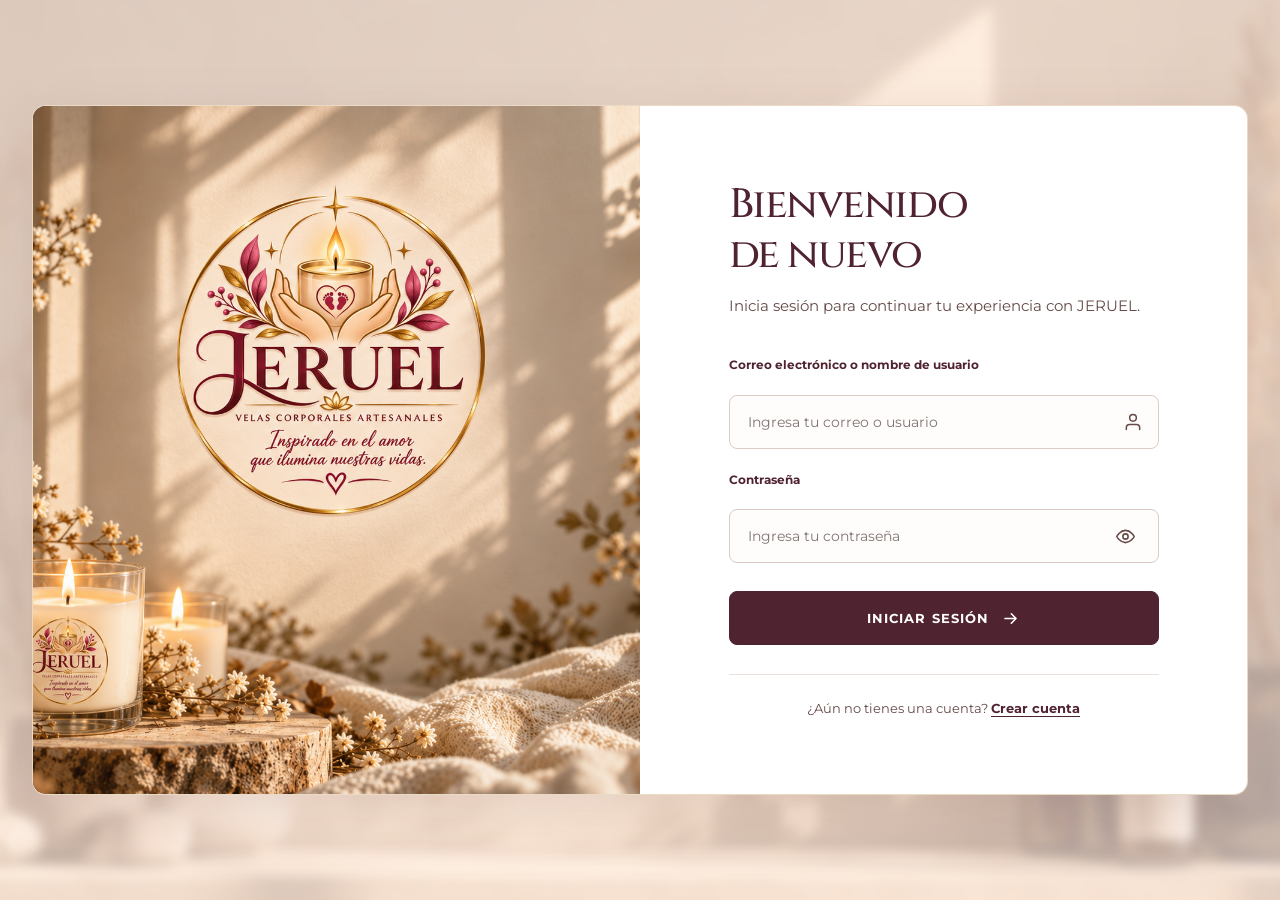
<file: index.html>
<!DOCTYPE html>
<html lang="es">
<head>
  <meta charset="UTF-8">
  <meta name="viewport" content="width=device-width, initial-scale=1">
  <meta name="theme-color" content="#441E1E">
  <meta name="description" content="Inicia sesión en JERUEL, velas corporales artesanales para momentos de bienestar.">
  <title>Iniciar sesión | JERUEL</title>
  <link rel="stylesheet" href="css/identidad.css">
  <link rel="stylesheet" href="css/indexStyle.css">
  <link rel="icon" href="img/favicon.png" type="image/png">
  <script src="js/interfaz.js" defer></script>
</head>
<body>
  <main class="contenedor-inicio-sesion">
    <section class="seccion-marca" aria-label="Conoce JERUEL">
      <figure class="contenedor-logo-emblema">
        <img src="img/indexBackground.png"
             alt="Emblema de JERUEL sobre las velas de chocolate, frutos rojos y maracuyá"
             loading="eager" fetchpriority="high">
      </figure>
    </section>

    <section class="seccion-formulario" aria-labelledby="titulo-acceso">
      <header class="encabezado-formulario">
        <img class="marca-movil" src="img/logo.png" width="108" height="105" alt="JERUEL, velas corporales artesanales">
        <h1 id="titulo-acceso">Bienvenido de nuevo</h1>
        <p class="instruccion-formulario">Inicia sesión para continuar tu experiencia con JERUEL.</p>
      </header>

      <!-- Flujo de demostración: valida campos en el navegador, no autentica contra un servidor. -->
      <form class="formulario-acceso" id="formulario-acceso" action="homeScreen.html" method="get">
        <fieldset class="grupo-campo" aria-label="Identificación">
          <label for="identificador-usuario">Correo electrónico o nombre de usuario</label>
          <p class="contenedor-input-icono">
            <input id="identificador-usuario" type="text"
                   placeholder="Ingresa tu correo o usuario" autocomplete="username"
                   autocapitalize="none" spellcheck="false" required minlength="3">
            <svg class="icono-campo" width="20" height="20" viewBox="0 0 24 24" fill="none" stroke="currentColor" stroke-width="1.8" stroke-linecap="round" stroke-linejoin="round" aria-hidden="true">
              <path d="M20 21v-2a4 4 0 0 0-4-4H8a4 4 0 0 0-4 4v2"/><circle cx="12" cy="7" r="4"/>
            </svg>
          </p>
        </fieldset>

        <fieldset class="grupo-campo" aria-label="Contraseña">
            <label for="clave-acceso">Contraseña</label>
          <p class="contenedor-input-icono">
            <input id="clave-acceso" type="password"
                   placeholder="Ingresa tu contraseña" autocomplete="current-password" required>
            <button type="button" class="boton-mostrar-contrasena" id="alternar-clave"
                    aria-label="Mostrar contraseña" aria-pressed="false" aria-controls="clave-acceso">
              <svg width="21" height="21" viewBox="0 0 24 24" fill="none" stroke="currentColor" stroke-width="1.8" stroke-linecap="round" stroke-linejoin="round" aria-hidden="true">
                <path d="M2 12s3.6-7 10-7 10 7 10 7-3.6 7-10 7S2 12 2 12Z"/><circle cx="12" cy="12" r="3"/>
              </svg>
            </button>
          </p>
        </fieldset>

        <button type="submit" class="boton-iniciar-sesion">
          INICIAR SESIÓN
          <svg width="19" height="19" viewBox="0 0 24 24" fill="none" stroke="currentColor" stroke-width="2" stroke-linecap="round" stroke-linejoin="round" aria-hidden="true"><path d="M5 12h14m-6-6 6 6-6 6"/></svg>
        </button>
      </form>

      <footer class="pie-formulario" data-revelar>
        <p>¿Aún no tienes una cuenta? <a href="registro.html" class="enlace-registro">Crear cuenta</a></p>
      </footer>
    </section>
  </main>

  <script>
    const campoClave = document.getElementById('clave-acceso');
    const botonClave = document.getElementById('alternar-clave');
    botonClave.addEventListener('click', () => {
      const visible = campoClave.type === 'password';
      campoClave.type = visible ? 'text' : 'password';
      botonClave.setAttribute('aria-pressed', String(visible));
      botonClave.setAttribute('aria-label', visible ? 'Ocultar contraseña' : 'Mostrar contraseña');
    });

    document.getElementById('formulario-acceso').addEventListener('submit', (evento) => {
      evento.preventDefault();
      if (!evento.currentTarget.reportValidity()) return;
      // Navegación de prototipo: nunca incluir credenciales en la URL.
      try { sessionStorage.setItem('jeruel_sesion_demo', 'activa'); } catch { /* La tienda puede abrirse sin almacenamiento. */ }
      window.location.assign('homeScreen.html');
    });
  </script>
</body>
</html>
</file>
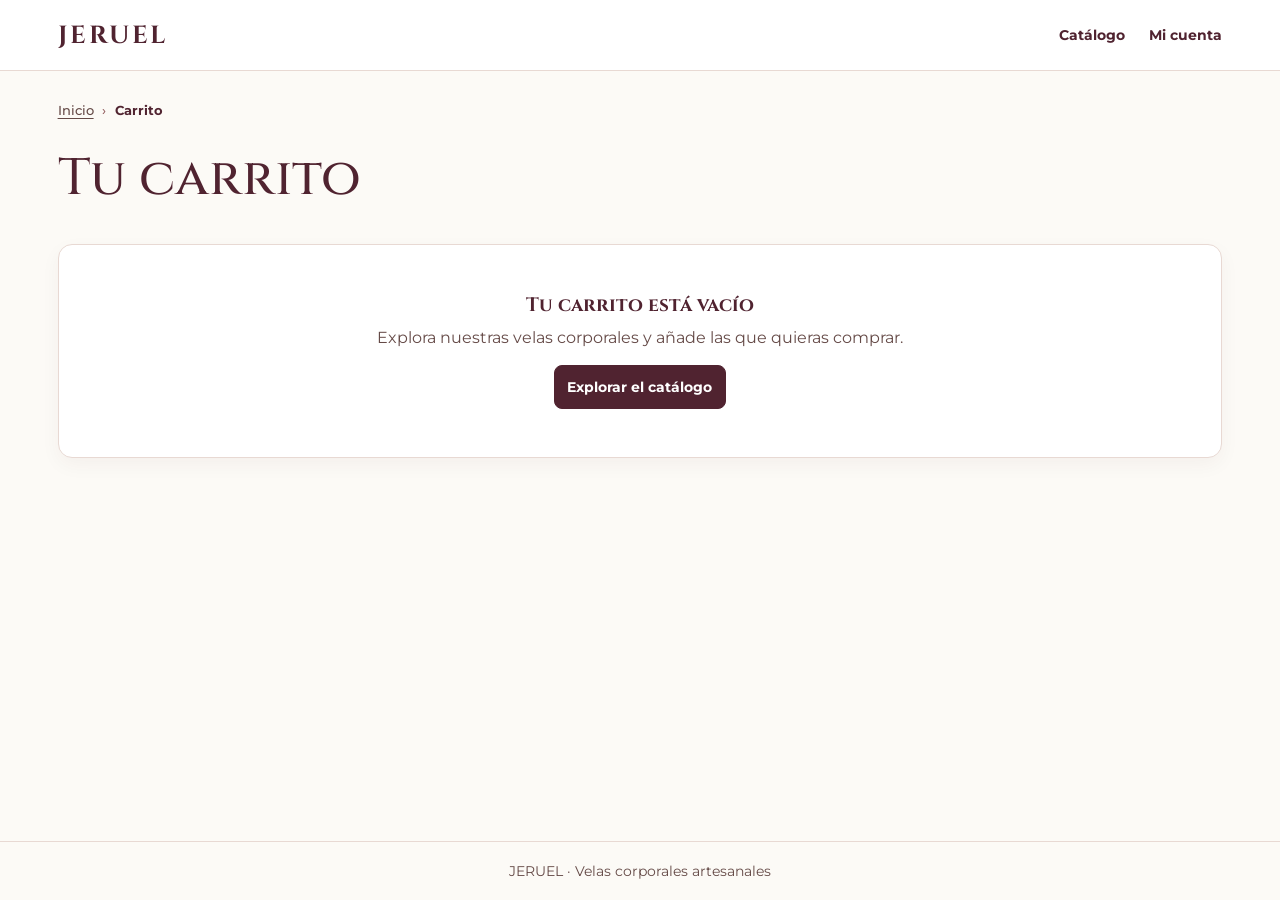
<file: carrito.html>
<!DOCTYPE html>
<html lang="es">
<head>
  <meta charset="UTF-8">
  <meta name="viewport" content="width=device-width, initial-scale=1">
  <title>Tu carrito | JERUEL</title>
  <link rel="icon" href="img/favicon.png" type="image/png">
  <link rel="stylesheet" href="css/identidad.css">
  <link rel="stylesheet" href="css/carritoStyle.css">
  <script src="js/tienda.js" defer></script>
  <script src="js/carrito.js" defer></script>
  <script src="js/interfaz.js" defer></script>
</head>
<body>
  <header class="cabecera-tienda">
    <nav class="contenedor barra-tienda" aria-label="Tienda">
      <a class="marca enlace-marca" href="homeScreen.html">JERUEL</a>
      <ul class="enlaces">
        <li><a href="homeScreen.html#catalogo">Catálogo</a></li>
        <li><a href="perfil.html">Mi cuenta</a></li>
      </ul>
    </nav>
  </header>

  <main class="contenedor carrito">
    <nav class="migas" aria-label="Ruta de navegación">
      <ol>
        <li><a href="homeScreen.html">Inicio</a></li>
        <li><span aria-current="page">Carrito</span></li>
      </ol>
    </nav>
    <header class="cabecera-carrito">
      <h1>Tu carrito</h1>
      <p id="cantidad-carrito" hidden></p>
    </header>
    <p class="visualmente-oculto" id="estado-carrito" role="status"></p>
    <p class="error" id="error-carrito" role="alert" hidden></p>

    <section id="carrito-con-productos" aria-label="Productos en el carrito" hidden>
      <ul class="productos" id="productos-carrito"></ul>
    </section>
    <aside class="resumen" data-revelar id="resumen-carrito" aria-labelledby="titulo-resumen" hidden>
      <h2 id="titulo-resumen">Resumen del carrito</h2>
      <dl>
        <dt>Subtotal</dt><dd id="subtotal-carrito"></dd>
        <dt>Envío</dt><dd>Por calcular</dd>
      </dl>
      <p class="estado-compra">Puedes probar el pago de demostración sin realizar un cobro.</p>
      <a class="boton" href="metodosPago.html">Continuar a la entrega</a>
      <a class="boton boton-secundario" href="homeScreen.html#catalogo">Seguir comprando</a>
    </aside>

    <section class="carrito-vacio" id="carrito-vacio" aria-labelledby="titulo-vacio" hidden>
      <h2 id="titulo-vacio">Tu carrito está vacío</h2>
      <p>Explora nuestras velas corporales y añade las que quieras comprar.</p>
      <a class="boton" id="explorar-catalogo" href="homeScreen.html#catalogo">Explorar el catálogo</a>
    </section>
    <noscript><p>Activa JavaScript para ver y actualizar tu carrito.</p></noscript>
  </main>

  <template id="plantilla-producto">
    <li>
      <article class="producto">
        <img class="foto-producto" width="112" height="112" alt="">
        <header class="datos-producto">
          <h2><a class="nombre-producto"></a></h2>
          <p class="precio-unitario"></p>
        </header>
        <footer class="acciones-producto">
          <fieldset class="cantidad">
            <legend class="visualmente-oculto"></legend>
            <button type="button" data-accion="reducir">−</button>
            <data class="unidades" value="1">1</data>
            <button type="button" data-accion="aumentar">+</button>
          </fieldset>
          <button class="quitar" type="button" data-accion="quitar">Quitar</button>
        </footer>
        <p class="importe"><small>Importe</small><strong></strong></p>
      </article>
    </li>
  </template>

  <footer class="pie-carrito">JERUEL · Velas corporales artesanales</footer>
</body>
</html>
</file>
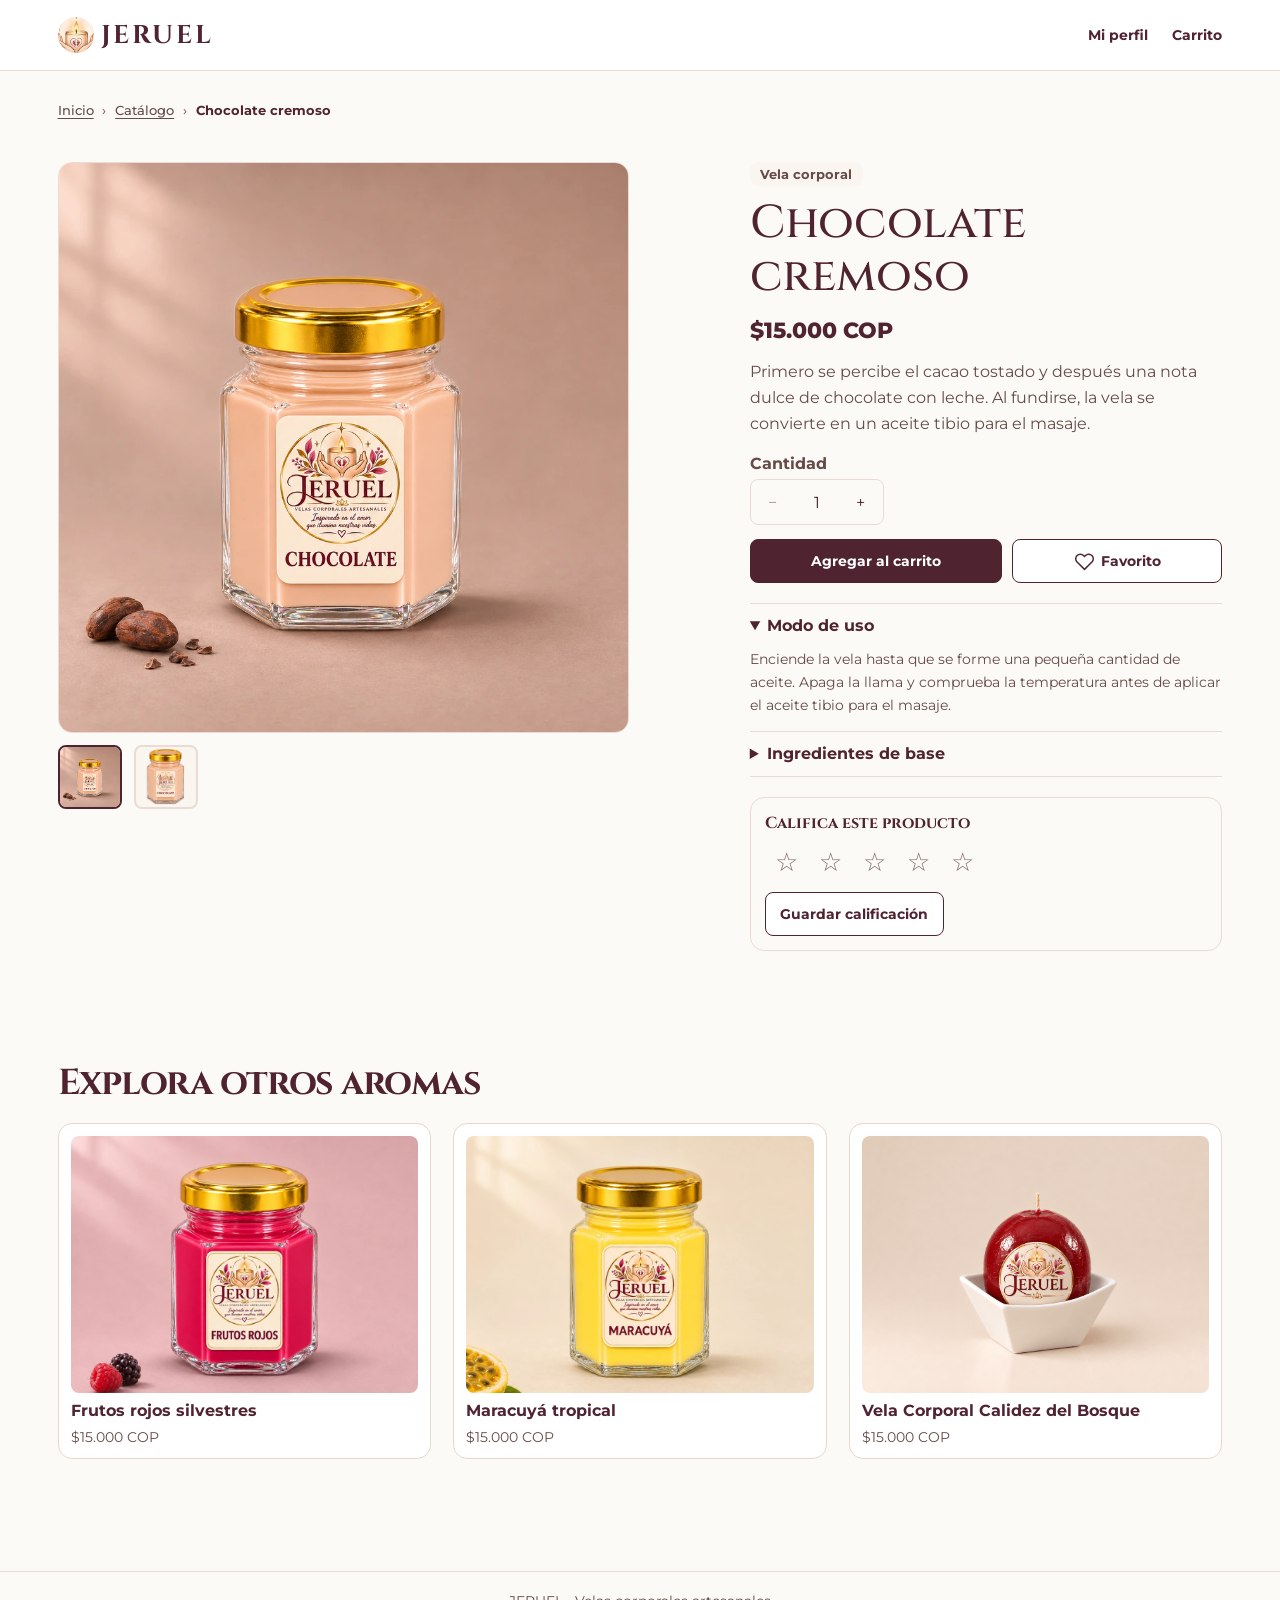
<file: detalleProducto.html>
<!DOCTYPE html>
<html lang="es">
<head>
  <meta charset="UTF-8">
  <meta name="viewport" content="width=device-width, initial-scale=1.0">
  <title>Detalle de producto | JERUEL</title>
  <link rel="icon" href="img/favicon.png" type="image/png">
  <link rel="stylesheet" href="css/identidad.css">
  <link rel="stylesheet" href="css/productoStyle.css">
  <script src="js/tienda.js" defer></script>
  <script src="js/producto.js" defer></script>
  <script src="js/interfaz.js" defer></script>
</head>
<body>
  <header class="encabezado">
    <nav class="navegacion" aria-label="Navegación de la tienda">
      <a class="marca enlace-marca" href="homeScreen.html"><img class="sello-marca" src="img/favicon.png" width="36" height="36" alt="">JERUEL</a>
      <ul class="enlaces-cuenta">
        <li><a href="perfil.html">Mi perfil</a></li>
        <li><a href="carrito.html">Carrito</a></li>
      </ul>
    </nav>
  </header>

  <main class="contenedor-producto">
    <nav class="migas" aria-label="Ruta de navegación">
      <ol>
        <li><a href="homeScreen.html">Inicio</a></li>
        <li><a href="homeScreen.html#catalogo">Catálogo</a></li>
        <li><span id="miga-actual" aria-current="page">Producto</span></li>
      </ol>
    </nav>
    <article class="ficha-producto" id="ficha-producto" aria-labelledby="nombre-producto" hidden>
      <section class="galeria" aria-label="Fotografías del producto">
        <figure class="foto-producto">
          <img id="imagen-producto" width="800" height="800" alt="">
        </figure>
        <fieldset class="miniaturas" id="miniaturas" aria-label="Vistas del producto" hidden></fieldset>
      </section>

      <section class="informacion-producto" aria-labelledby="nombre-producto">
        <header>
          <p class="variedad" id="variedad-producto"></p>
          <h1 id="nombre-producto"></h1>
          <data class="precio" id="precio-producto" value=""></data>
        </header>
        <p class="descripcion" id="descripcion-producto"></p>

        <form id="formulario-compra">
          <label for="cantidad">Cantidad</label>
          <p class="selector-cantidad">
            <button type="button" id="reducir-cantidad" aria-label="Reducir cantidad">−</button>
            <input id="cantidad" name="cantidad" type="number" inputmode="numeric" value="1" min="1" max="10" required>
            <button type="button" id="aumentar-cantidad" aria-label="Aumentar cantidad">+</button>
          </p>
          <p class="acciones-producto">
            <button class="boton-carrito" type="submit">Agregar al carrito</button>
            <button class="boton-favorito" id="favorito-producto" type="button" aria-pressed="false">
              <svg viewBox="0 0 24 24" width="21" height="21" aria-hidden="true"><path d="M20.5 5.2a5.2 5.2 0 0 0-7.4 0L12 6.3l-1.1-1.1a5.2 5.2 0 1 0-7.4 7.4L12 21l8.5-8.4a5.2 5.2 0 0 0 0-7.4Z"/></svg>
              Favorito
            </button>
          </p>
          <p class="mensaje-accion" id="estado-compra" role="status"></p>
          <a class="enlace-carrito" id="ir-al-carrito" href="carrito.html" hidden>Revisar mi carrito</a>
        </form>

        <section class="detalles" aria-label="Información de uso e ingredientes">
          <details open>
            <summary>Modo de uso</summary>
            <p>Enciende la vela hasta que se forme una pequeña cantidad de aceite. Apaga la llama y comprueba la temperatura antes de aplicar el aceite tibio para el masaje.</p>
          </details>
          <details id="detalle-ingredientes" hidden>
            <summary>Ingredientes de base</summary>
            <p id="ingredientes"></p>
          </details>
        </section>

        <section class="bloque-calificacion" data-revelar aria-labelledby="titulo-calificacion">
          <h2 id="titulo-calificacion">Califica este producto</h2>
          <form id="formulario-calificacion">
            <fieldset class="selector-estrellas" aria-labelledby="titulo-calificacion">
              <label><input type="radio" name="estrellas" value="1" aria-label="1 estrella" required></label>
              <label><input type="radio" name="estrellas" value="2" aria-label="2 estrellas"></label>
              <label><input type="radio" name="estrellas" value="3" aria-label="3 estrellas"></label>
              <label><input type="radio" name="estrellas" value="4" aria-label="4 estrellas"></label>
              <label><input type="radio" name="estrellas" value="5" aria-label="5 estrellas"></label>
            </fieldset>
            <button class="boton-calificar" type="submit">Guardar calificación</button>
            <p class="mensaje-accion" id="estado-calificacion" role="status"></p>
          </form>
        </section>
      </section>
    </article>

    <section class="productos-relacionados" data-revelar id="productos-relacionados" aria-labelledby="titulo-relacionados" hidden>
      <h2 id="titulo-relacionados">Explora otros aromas</h2>
      <ul id="lista-relacionados"></ul>
    </section>

    <section class="producto-no-disponible" id="producto-no-disponible" hidden>
      <h1>Producto no encontrado</h1>
      <p>Vuelve al catálogo para elegir una vela.</p>
    </section>
    <noscript><p>Activa JavaScript para ver la ficha, guardar favoritos y calificar.</p></noscript>
  </main>

  <footer class="pie-producto">JERUEL · Velas corporales artesanales</footer>
</body>
</html>
</file>
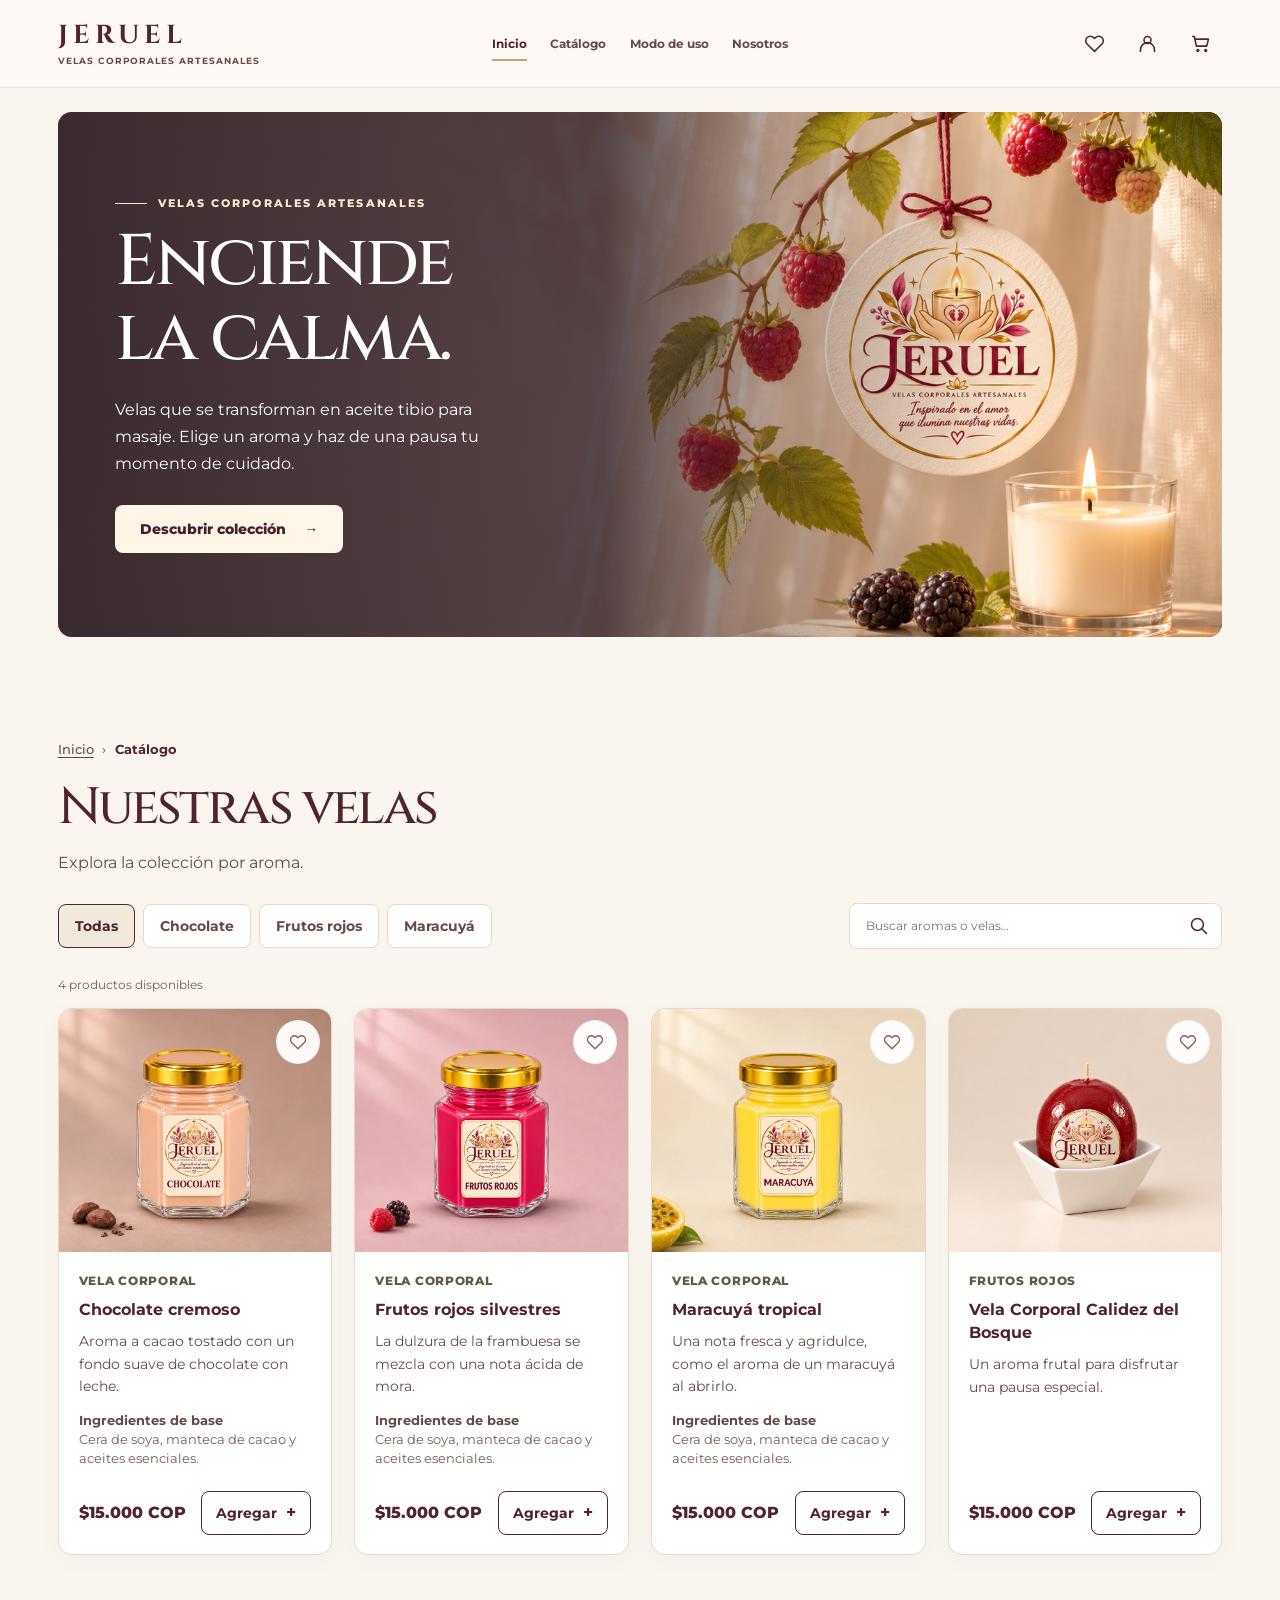
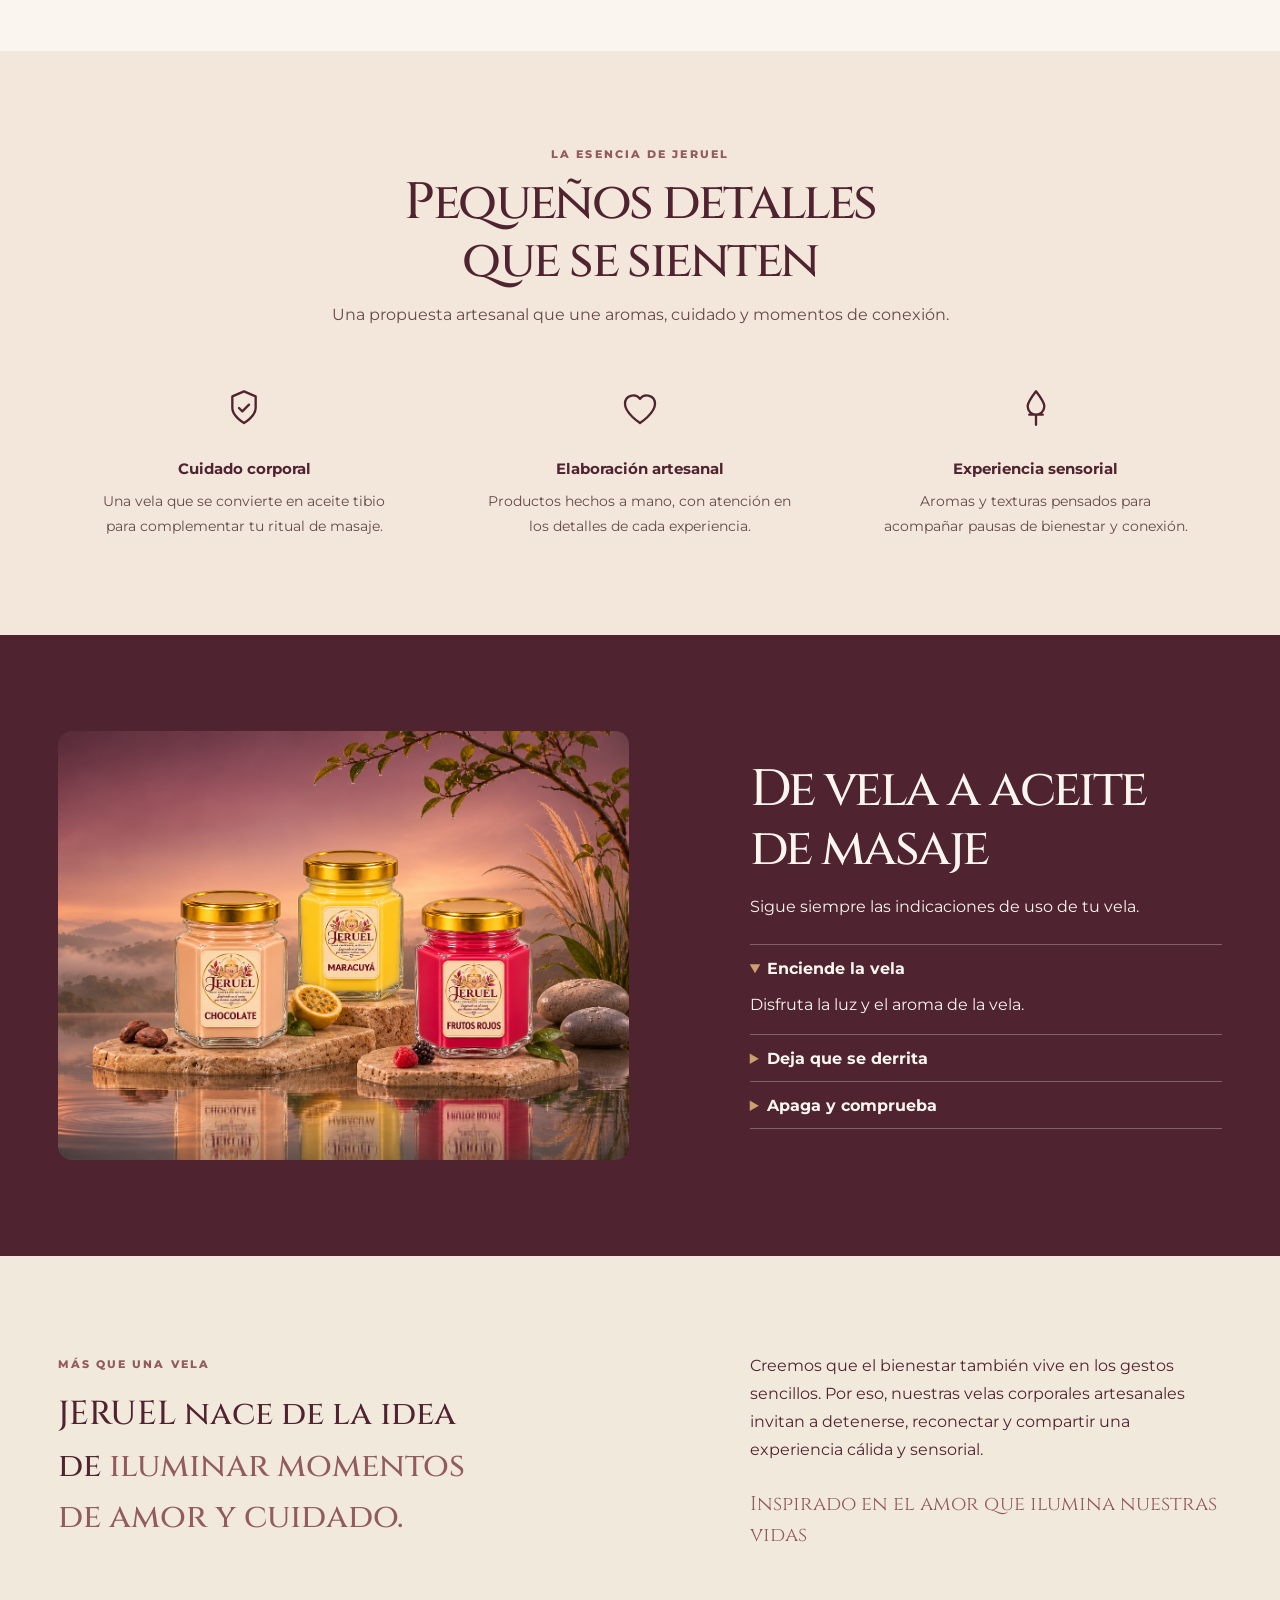
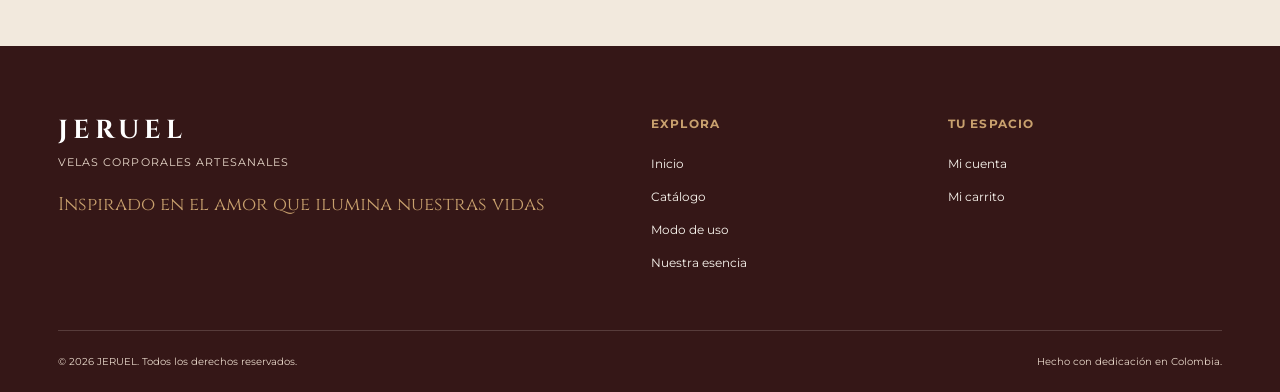
<file: homeScreen.html>
<!DOCTYPE html>
<html lang="es">
<head>
  <meta charset="UTF-8">
  <meta name="viewport" content="width=device-width, initial-scale=1.0">
  <meta name="theme-color" content="#441E1E">
  <meta name="description" content="Conoce las velas corporales artesanales JERUEL, creadas para convertir los momentos cotidianos en rituales de bienestar y cuidado personal.">
  <title>JERUEL | Velas corporales artesanales</title>
  <link rel="icon" href="img/favicon.png" type="image/png">
  <link rel="stylesheet" href="css/identidad.css">
  <link rel="stylesheet" href="css/homeStyle.css">
  <link rel="stylesheet" href="css/favoritosStyle.css">
  <script src="js/tienda.js" defer></script>
  <script src="js/favoritos.js" defer></script>
  <script src="js/home.js" defer></script>
  <script src="js/interfaz.js" defer></script>
</head>
<body>
  <a class="enlace-saltar" href="#contenido-principal">Saltar al contenido principal</a>

  <!-- ENCABEZADO -->
  <header class="encabezado-sitio contenido-encabezado">
    <a class="marca-sitio" href="#inicio" aria-label="JERUEL, ir al inicio">
      
      <span class="texto-marca"><strong class="nombre-marca">JERUEL</strong>
        <small class="descripcion-marca">Velas corporales artesanales</small></span>
    </a>

    <nav id="navegacion-principal" class="navegacion-principal" aria-label="Navegación principal" data-menu-abierto="false">
      <ul class="lista-navegacion">
        <li><a class="enlace-activo" href="#inicio" aria-current="page">Inicio</a></li>
        <li><a href="#catalogo">Catálogo</a></li>
        <li><a href="#ritual">Modo de uso</a></li>
        <li><a href="#nosotros">Nosotros</a></li>
      </ul>
    </nav>



    <menu class="acciones-encabezado">
      <li><button id="abrir-favoritos" class="boton-icono" type="button" aria-label="Ver favoritos" aria-haspopup="dialog" title="Favoritos">
          <svg viewBox="0 0 24 24" aria-hidden="true"><path d="M20.5 5.2a5.2 5.2 0 0 0-7.4 0L12 6.3l-1.1-1.1a5.2 5.2 0 1 0-7.4 7.4L12 21l8.5-8.4a5.2 5.2 0 0 0 0-7.4Z"/></svg>
        </button></li>
      <!-- Esta página se creará al desarrollar el módulo de cuentas. -->
      <li><a class="boton-icono" href="perfil.html" aria-label="Mi cuenta" title="Mi cuenta">
          <svg viewBox="0 0 24 24" aria-hidden="true"><circle cx="12" cy="8" r="4"/><path d="M4 21v-2a8 8 0 0 1 16 0v2"/></svg>
        </a></li>
      <li><button id="abrir-carrito" class="boton-icono boton-con-contador" type="button" aria-label="Ver carrito" aria-haspopup="dialog" title="Carrito">
          <svg viewBox="0 0 24 24" aria-hidden="true"><path d="M3 4h2l2.3 11h11.8l2-8H6"/><circle cx="9" cy="20" r="1"/><circle cx="18" cy="20" r="1"/></svg>
          <data id="contador-carrito" class="contador-carrito" value="0" aria-hidden="true" hidden>0</data>
        </button></li>
      <li><button id="boton-menu" class="boton-icono boton-menu" type="button" aria-label="Abrir menú" aria-controls="navegacion-principal" aria-expanded="false">
          <svg viewBox="0 0 24 24" aria-hidden="true"><path d="M4 7h16M4 12h16M4 17h16"/></svg>
        </button></li>
    </menu>
  </header>

  <main id="contenido-principal">
    <section id="inicio" class="seccion-inicio contenido-inicio" aria-labelledby="titulo-inicio" tabindex="-1">
      <header class="texto-inicio">
        <p class="texto-superior">Velas corporales artesanales</p>
        <h1 id="titulo-inicio">Enciende la calma.</h1>
        <p class="descripcion-inicio">Velas que se transforman en aceite tibio para masaje. Elige un aroma y haz de una pausa tu momento de cuidado.</p>
        <a class="boton-primario" href="#catalogo">Descubrir colección</a>
      </header>
      <figure class="foto-inicio">
        <picture>
          <source media="(max-width: 700px)" srcset="img/background3.png">
          <img src="img/background4.png" width="1536" height="864" alt="Velas JERUEL de chocolate, frutos rojos y maracuyá en frascos de vidrio con tapa dorada" fetchpriority="high">
        </picture>
      </figure>
    </section>

    <!-- CATÁLOGO -->
    <section id="catalogo" class="seccion-catalogo contenedor-ancho" aria-labelledby="titulo-catalogo" tabindex="-1">
      <nav class="migas" aria-label="Ruta de navegación">
        <ol>
          <li><a href="#inicio">Inicio</a></li>
          <li><span aria-current="page">Catálogo</span></li>
        </ol>
      </nav>
      <header class="encabezado-seccion" data-revelar>
        <h2 id="titulo-catalogo">Nuestras velas</h2>
        <p>Explora la colección por aroma.</p>
      </header>

      <div class="controles-catalogo">
        <fieldset class="filtros-catalogo" id="filtros-catalogo">
          <legend class="solo-lectores">Filtrar velas por aroma</legend>
          <button class="boton-filtro filtro-activo" type="button" data-categoria="todas" aria-pressed="true">Todas</button>
        </fieldset>
        <form id="formulario-busqueda" class="formulario-busqueda" role="search">
          <label class="solo-lectores" for="campo-busqueda">Buscar velas</label>
          <input id="campo-busqueda" name="busqueda" type="search" placeholder="Buscar aromas o velas…" autocomplete="off">
          <button class="boton-buscar" type="submit" aria-label="Buscar productos">
            <svg viewBox="0 0 24 24" aria-hidden="true"><circle cx="10.8" cy="10.8" r="6.8"/><path d="m16 16 5 5"/></svg>
          </button>
        </form>
      </div>
      <p id="estado-catalogo" class="estado-catalogo" role="status"></p>
      <ul id="lista-productos" class="cuadricula-productos" role="list"></ul>
      <noscript><p>Activa JavaScript para explorar el catálogo y el carrito.</p></noscript>

      <template id="plantilla-tarjeta">
        <li class="tarjeta-producto" data-revelar>
          <figure class="imagen-producto">
            <a class="enlace-imagen-producto" tabindex="-1"><img alt="" loading="lazy" decoding="async"></a>
            <button class="boton-favorito" type="button" aria-pressed="false">
              <svg viewBox="0 0 24 24" aria-hidden="true"><path d="M20.5 5.2a5.2 5.2 0 0 0-7.4 0L12 6.3l-1.1-1.1a5.2 5.2 0 1 0-7.4 7.4L12 21l8.5-8.4a5.2 5.2 0 0 0 0-7.4Z"/></svg>
            </button>
          </figure>
          <div class="informacion-producto">
            <p class="variedad-producto"></p>
            <h3><a></a></h3>
            <p class="descripcion-producto"></p>
            <p class="ingredientes-producto" hidden><strong>Ingredientes de base</strong> <span></span></p>
            <footer class="pie-producto">
              <data class="precio-producto"></data>
              <button class="boton-agregar" type="button">Agregar</button>
            </footer>
          </div>
        </li>
      </template>

      <section id="catalogo-vacio" class="catalogo-vacio" aria-labelledby="titulo-catalogo-vacio" hidden>
        <h3 id="titulo-catalogo-vacio">No encontramos productos con ese filtro</h3>
        <p>Prueba otra colección o modifica tu búsqueda.</p>
        <button id="limpiar-filtros" class="boton-secundario" type="button">Ver todas las velas</button>
      </section>
    </section>

    <!-- VALORES DE LA MARCA -->
    <section id="beneficios" class="seccion-beneficios" aria-labelledby="titulo-beneficios">
      <header class="encabezado-seccion contenedor-ancho" data-revelar>
        <p class="texto-superior">La esencia de JERUEL</p>
        <h2 id="titulo-beneficios">Pequeños detalles que se sienten</h2>
        <p>Una propuesta artesanal que une aromas, cuidado y momentos de conexión.</p>
      </header>
      <ul class="lista-beneficios contenedor-ancho">
        <li class="beneficio" data-revelar>
          <svg class="icono-beneficio" aria-hidden="true" viewBox="0 0 24 24"><path d="M12 21s-7-4.1-7-9V5l7-3 7 3v7c0 4.9-7 9-7 9Z"/><path d="m9 12 2 2 4-4"/></svg>
          <h3>Cuidado corporal</h3>
          <p>Una vela que se convierte en aceite tibio para complementar tu ritual de masaje.</p>
        </li>
        <li class="beneficio" data-revelar>
          <svg class="icono-beneficio" aria-hidden="true" viewBox="0 0 24 24"><path d="M12 21s-9-5.8-9-11.5a5 5 0 0 1 9-3 5 5 0 0 1 9 3C21 15.2 12 21 12 21Z"/></svg>
          <h3>Elaboración artesanal</h3>
          <p>Productos hechos a mano, con atención en los detalles de cada experiencia.</p>
        </li>
        <li class="beneficio" data-revelar>
          <svg class="icono-beneficio" aria-hidden="true" viewBox="0 0 24 24"><path d="M12 22v-6M8 16h8M7 11c0-2.5 5-9 5-9s5 6.5 5 9a5 5 0 0 1-10 0Z"/></svg>
          <h3>Experiencia sensorial</h3>
          <p>Aromas y texturas pensados para acompañar pausas de bienestar y conexión.</p>
        </li>
      </ul>
    </section>

    <section id="ritual" class="seccion-ritual" aria-labelledby="titulo-ritual" tabindex="-1">
      <section class="contenedor-ancho contenido-ritual">
        <figure class="foto-ritual" data-revelar>
          <img src="img/fondoProductos.png" width="1180" height="885" alt="Vela corporal de maracuyá encendida, con la tapa dorada a un lado" loading="lazy" decoding="async">
        </figure>
        <section class="introduccion-ritual" data-revelar>
          <h2 id="titulo-ritual">De vela a aceite de masaje</h2>
          <p>Sigue siempre las indicaciones de uso de tu vela.</p>
          <section class="pasos-ritual">
            <details name="ritual" open><summary>Enciende la vela</summary><p>Disfruta la luz y el aroma de la vela.</p></details>
            <details name="ritual"><summary>Deja que se derrita</summary><p>Espera a que se forme una pequeña cantidad de aceite.</p></details>
            <details name="ritual"><summary>Apaga y comprueba</summary><p>Apaga la llama y verifica que la temperatura sea adecuada antes de aplicarlo.</p></details>
          </section>
        </section>
      </section>
    </section>

    <!-- HISTORIA, SIN TESTIMONIOS INVENTADOS -->
    <section id="nosotros" class="seccion-nosotros contenido-nosotros" aria-labelledby="titulo-nosotros" tabindex="-1">
      <header>
        <p class="texto-superior">Más que una vela</p>
        <h2 id="titulo-nosotros">JERUEL nace de la idea de <em>iluminar momentos de amor y cuidado.</em></h2>
      </header>
      <section class="descripcion-nosotros" data-revelar aria-label="Nuestra esencia">
        <p>Creemos que el bienestar también vive en los gestos sencillos. Por eso, nuestras velas corporales artesanales invitan a detenerse, reconectar y compartir una experiencia cálida y sensorial.</p>
        <p class="firma-nosotros">Inspirado en el amor que ilumina nuestras vidas</p>
      </section>
    </section>
  </main>

  <!-- PIE DE PÁGINA -->
  <footer class="pie-sitio">
    <section class="contenedor-ancho columnas-pie" aria-label="Información de JERUEL">
      <section class="columna-marca" aria-labelledby="marca-pie">
        <h2 id="marca-pie" class="nombre-marca">JERUEL</h2>
        <p>Velas corporales artesanales</p>
        <p class="firma-pie">Inspirado en el amor que ilumina nuestras vidas</p>
      </section>
      <nav class="columna-enlaces" aria-label="Enlaces del pie de página">
        <h3>Explora</h3>
        <ul>
          <li><a href="#inicio">Inicio</a></li>
          <li><a href="#catalogo">Catálogo</a></li>
          <li><a href="#ritual">Modo de uso</a></li>
          <li><a href="#nosotros">Nuestra esencia</a></li>
        </ul>
      </nav>
      <section class="columna-enlaces" aria-labelledby="titulo-atencion">
        <h3 id="titulo-atencion">Tu espacio</h3>
        <ul>
          <li><a href="perfil.html">Mi cuenta</a></li>
          <li><a href="carrito.html">Mi carrito</a></li>
        </ul>
      </section>
    </section>
    <p class="contenedor-ancho pie-inferior">
      <small>© <time id="anio-actual" datetime="2026">2026</time> JERUEL. Todos los derechos reservados.</small>
      <small>Hecho con dedicación en Colombia.</small>
    </p>
  </footer>

  <!-- VENTANAS DE RESUMEN: FUNCIONAN CON JAVASCRIPT, SIN BACKEND -->
  <dialog id="ventana-carrito" class="ventana-resumen" aria-labelledby="titulo-ventana-carrito">
    <header class="encabezado-ventana">
      <h2 id="titulo-ventana-carrito">Tu carrito</h2>
      <button class="boton-cerrar" type="button" data-cerrar="ventana-carrito" aria-label="Cerrar carrito">×</button>
    </header>
    <p id="estado-carrito-rapido" class="estado-carrito-rapido" role="status"></p>
    <section id="contenido-carrito" class="contenido-ventana" aria-label="Productos del carrito"></section>
    <footer id="resumen-carrito-rapido" class="pie-ventana" hidden>
      <p>Subtotal: <strong id="total-carrito">$0 COP</strong></p>
      <a class="boton-primario" href="carrito.html">Revisar carrito</a>
      <p class="aviso-demostracion">El pago se realiza en modo de demostración.</p>
    </footer>
  </dialog>

  <dialog id="ventana-favoritos" class="ventana-resumen" aria-labelledby="titulo-ventana-favoritos">
    <header class="encabezado-ventana">
      <h2 id="titulo-ventana-favoritos">Tus favoritos</h2>
      <button class="boton-cerrar" type="button" data-cerrar="ventana-favoritos" aria-label="Cerrar favoritos">×</button>
    </header>
    <section id="contenido-favoritos" class="contenido-ventana" aria-label="Productos favoritos" data-lista-favoritos></section>
  </dialog>

  <p id="aviso-accion" class="aviso-accion" role="status"></p>
</body>
</html>
</file>
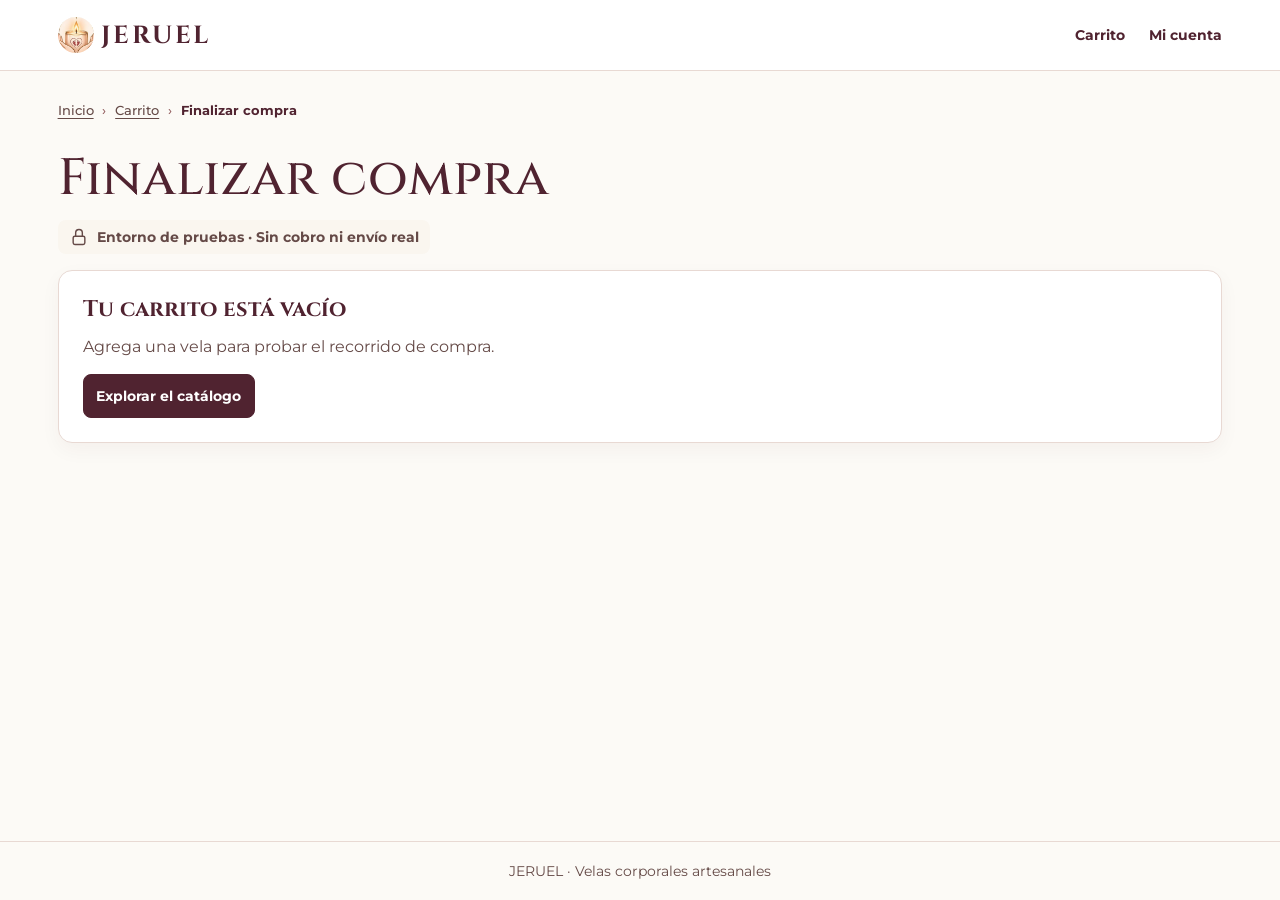
<file: metodosPago.html>
<!DOCTYPE html>
<html lang="es">
<head>
  <meta charset="UTF-8">
  <meta name="viewport" content="width=device-width, initial-scale=1">
  <title>Métodos de pago | JERUEL</title>
  <link rel="icon" href="img/favicon.png" type="image/png">
  <link rel="stylesheet" href="css/identidad.css">
  <link rel="stylesheet" href="css/pagoStyle.css">
  <script src="js/tienda.js" defer></script>
  <script src="js/cuenta.js" defer></script>
  <script src="js/pago.js" defer></script>
  <script src="js/interfaz.js" defer></script>
</head>
<body>
  <a class="saltar" href="#contenido-pago">Saltar al contenido</a>
  <header class="cabecera-tienda">
    <nav class="contenedor barra-tienda" aria-label="Tienda">
      <a class="marca enlace-marca" href="homeScreen.html"><img class="sello-marca" src="img/favicon.png" width="36" height="36" alt="">JERUEL</a>
      <ul class="enlaces">
        <li><a href="carrito.html">Carrito</a></li>
        <li><a href="perfil.html">Mi cuenta</a></li>
      </ul>
    </nav>
  </header>

  <main class="contenedor pago" id="contenido-pago" tabindex="-1">
    <nav class="migas" aria-label="Ruta de navegación">
      <ol>
        <li><a href="homeScreen.html">Inicio</a></li>
        <li id="miga-cuenta-pago" hidden><a href="perfil.html">Mi cuenta</a></li>
        <li><a id="volver-compra" href="carrito.html">Carrito</a></li>
        <li><span id="miga-actual" aria-current="page">Finalizar compra</span></li>
      </ol>
    </nav>
    <h1 id="titulo-compra">Finalizar compra</h1>
    <section id="vista-cuenta" aria-labelledby="titulo-compra" hidden>
      <a class="enlace-regreso" href="perfil.html#medios-pago">Gestionar medios en Mi cuenta</a>
      <section class="tarjeta estado-vacio" aria-labelledby="titulo-guardados">
        <h2 id="titulo-guardados">Métodos guardados</h2>
        <p>Aún no hay métodos guardados. Podrás gestionarlos cuando se habiliten los pagos en línea.</p>
        <a class="boton secundario" href="carrito.html">Ver carrito</a>
      </section>
    </section>

    <section id="vista-compra" aria-labelledby="titulo-compra" hidden>
      <p class="aviso-demo"><svg width="20" height="20" viewBox="0 0 24 24" fill="none" stroke="currentColor" stroke-width="1.7" aria-hidden="true"><rect x="5" y="11" width="14" height="10" rx="2"/><path d="M8 11V7a4 4 0 0 1 8 0v4"/></svg> Entorno de pruebas · Sin cobro ni envío real</p>
      <section class="tarjeta estado-vacio" id="carrito-vacio-pago" aria-labelledby="titulo-vacio" hidden>
        <h2 id="titulo-vacio" tabindex="-1">Tu carrito está vacío</h2>
        <p id="texto-vacio-pago">Agrega una vela para probar el recorrido de compra.</p>
        <a class="boton primario" href="homeScreen.html#catalogo">Explorar el catálogo</a>
      </section>

      <section class="flujo-compra" id="flujo-compra" aria-label="Compra de demostración" hidden>
        <ol class="pasos" aria-label="Pasos de compra">
          <li data-paso="entrega" aria-current="step">Entrega</li>
          <li data-paso="pago">Pago</li>
          <li data-paso="confirmacion">Confirmación</li>
        </ol>

        <section class="tarjeta etapa" id="paso-entrega" aria-labelledby="titulo-entrega">
          <h2 id="titulo-entrega" tabindex="-1">¿Dónde recibirías tu pedido?</h2>
          <form id="formulario-entrega">
            <fieldset>
              <legend>Dirección de entrega</legend>
              <ul class="opciones" id="opciones-entrega"></ul>
            </fieldset>
            <p class="ayuda" id="ayuda-direccion">Puedes agregar una dirección desde <a href="perfil.html#direcciones-y-pagos">Mi cuenta</a>.</p>
            <button class="boton primario" type="submit">Continuar al pago</button>
          </form>
        </section>

        <section class="tarjeta etapa" id="paso-pago" aria-labelledby="titulo-metodo" hidden>
          <h2 id="titulo-metodo" tabindex="-1">Elige un método de pago</h2>
          <dl class="datos-pago"><dt>Entrega</dt><dd id="entrega-seleccionada"></dd><dt>Contacto de prueba</dt><dd>cliente@example.test</dd></dl>
          <form id="formulario-pago">
            <fieldset aria-describedby="ayuda-metodo">
              <legend>Método de demostración</legend>
              <ul class="opciones">
                <li><label><input type="radio" name="metodo" value="tarjeta" checked> Tarjeta</label></li>
                <li><label><input type="radio" name="metodo" value="pse"> PSE</label></li>
                <li><label><input type="radio" name="metodo" value="nequi"> Nequi</label></li>
              </ul>
            </fieldset>
            <p class="ayuda" id="ayuda-metodo"></p>
            <fieldset class="campos-pago" id="campos-tarjeta">
              <legend>Tarjeta de prueba</legend>
              <label for="tarjeta-demo">Elegir tarjeta ficticia</label><select id="tarjeta-demo"><option value="4242424242424242">Visa de prueba</option><option value="5555555555554444">Mastercard de prueba</option></select>
              <label for="numero-demo">Número de prueba</label><input id="numero-demo" readonly autocomplete="off">
              <p class="ayuda" id="franquicia-demo" role="status"></p>
              <label for="vencimiento-demo">Vencimiento</label><input id="vencimiento-demo" readonly autocomplete="off" value="12/30">
              <label for="cvv-demo">Código de prueba</label><input id="cvv-demo" readonly autocomplete="off" value="123">
              <label for="titular-demo">Titular</label><input id="titular-demo" readonly autocomplete="off" value="Cliente de prueba">
              <label for="cuotas-demo">Cuotas</label><select id="cuotas-demo"><option>1</option><option>3</option><option>6</option><option>12</option></select>
              <label for="documento-tarjeta">Documento de prueba</label><input id="documento-tarjeta" readonly autocomplete="off" value="CC 1000000000">
            </fieldset>
            <fieldset class="campos-pago" id="campos-pse" hidden disabled>
              <legend>Datos PSE de prueba</legend>
              <label for="banco-demo">Banco de prueba</label><select id="banco-demo" required><option value="">Selecciona un banco</option><option>Banco de pruebas A</option><option>Banco de pruebas B</option></select>
              <label for="persona-demo">Tipo de persona</label><select id="persona-demo"><option>Natural</option><option>Jurídica</option></select>
              <label for="tipo-doc-pse">Tipo de documento</label><select id="tipo-doc-pse"><option>CC</option><option>CE</option><option>NIT</option></select>
              <label for="doc-pse">Número de documento de prueba</label><input id="doc-pse" readonly autocomplete="off" value="1000000000">
              <label for="correo-pse">Correo de prueba</label><input id="correo-pse" type="email" readonly autocomplete="off" value="cliente@example.test">
            </fieldset>
            <fieldset class="campos-pago" id="campos-nequi" hidden disabled>
              <legend>Nequi de prueba</legend>
              <label for="celular-demo">Celular ficticio</label><input id="celular-demo" type="tel" readonly autocomplete="off" value="300 000 0101">
              <button id="push-demo" class="boton secundario" type="button">Simular notificación</button>
              <p id="estado-push" role="status"></p>
            </fieldset>
            <fieldset class="campos-pago">
              <legend>Resultado de prueba</legend>
              <label for="resultado-demo">Comportamiento del simulador</label><select id="resultado-demo"><option value="pagado">Aprobado</option><option value="rechazado">Rechazado</option><option value="pendiente">Pendiente</option></select>
            </fieldset>
            <button class="boton secundario" id="volver-entrega" type="button">Cambiar entrega</button>
          </form>
        </section>

        <aside id="resumen-pago" data-revelar class="tarjeta resumen" aria-labelledby="titulo-resumen">
          <h2 id="titulo-resumen">Resumen del pedido</h2>
          <ul class="articulos" id="articulos-pago"></ul>
          <dl>
            <dt>Subtotal</dt><dd id="subtotal-pago"></dd>
            <dt>Envío simulado</dt><dd id="envio-pago"></dd>
            <dt>Total simulado</dt><dd id="total-pago"></dd>
          </dl>
          <button class="boton primario" id="simular-pago" type="submit" form="formulario-pago" hidden>Confirmar pago de prueba</button>
        </aside>

        <section class="tarjeta etapa estado-vacio confirmacion" id="paso-confirmacion" aria-labelledby="titulo-confirmacion" hidden>
          <h2 id="titulo-confirmacion" tabindex="-1">Simulación completada</h2>
          <p id="detalle-confirmacion"></p>
          <p id="mensaje-confirmacion"></p>
          <p class="acciones"><a class="boton primario" href="perfil.html#pedidos">Ver historial</a>
          <a class="boton secundario" href="perfil.html">Volver al perfil</a></p>
        </section>
      </section>
      <p id="estado-pago" class="estado estado-pago" role="status"></p>
    </section>
    <noscript><p>Activa JavaScript para ver el resumen e iniciar la demostración.</p></noscript>
  </main>
  <footer class="pie-pago">JERUEL · Velas corporales artesanales</footer>
</body>
</html>
</file>
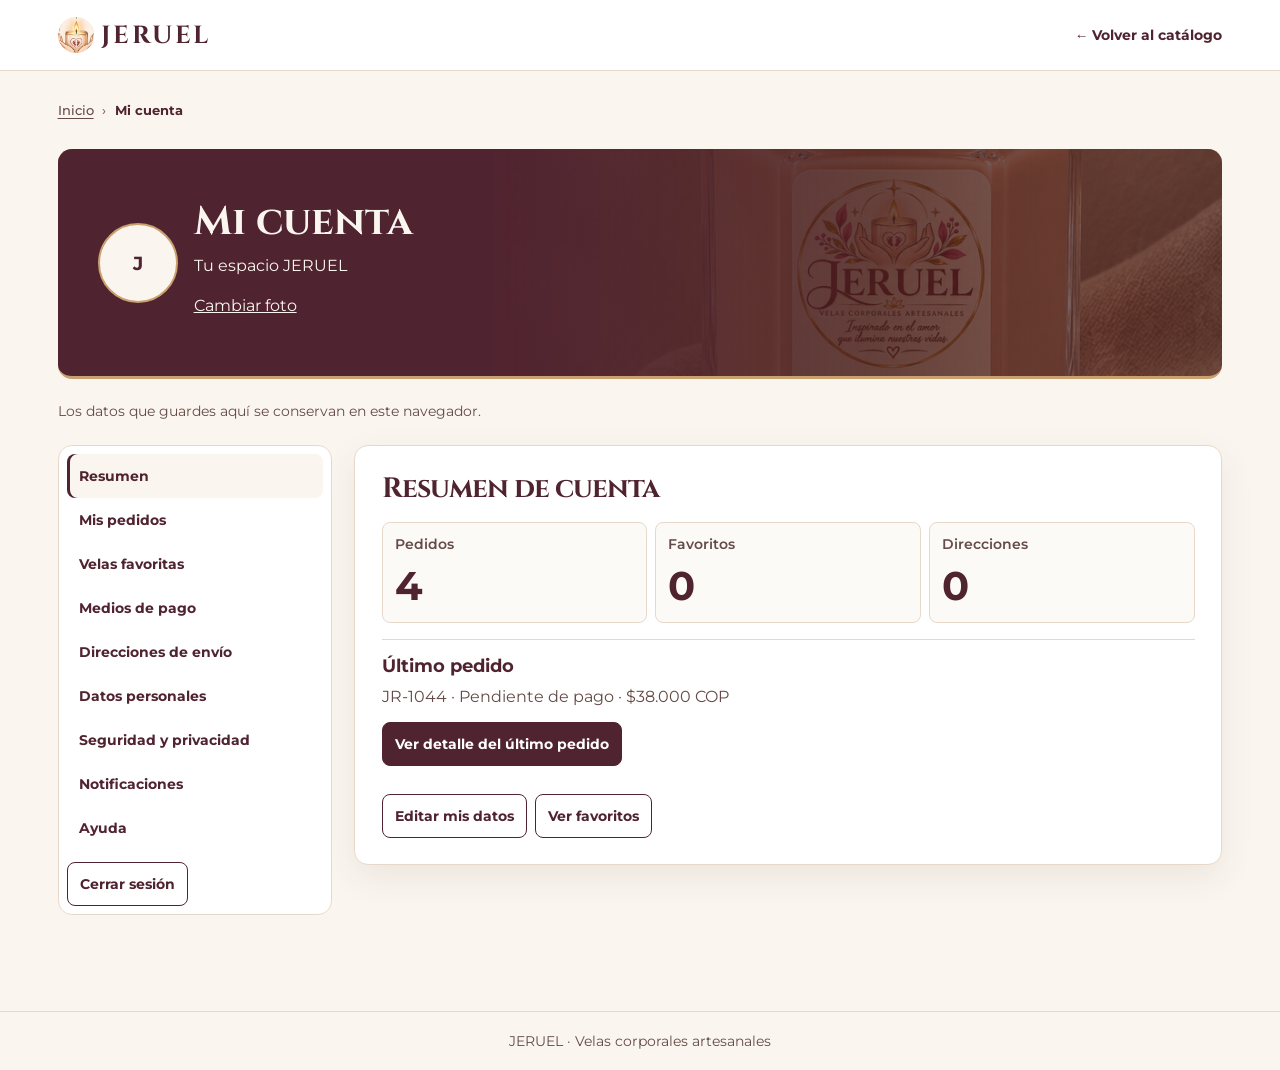
<file: perfil.html>
<!DOCTYPE html>
<html lang="es">
<head>
  <meta charset="UTF-8">
  <meta name="viewport" content="width=device-width, initial-scale=1">
  <title>Mi cuenta | JERUEL</title>
  <link rel="icon" href="img/favicon.png" type="image/png">
  <link rel="stylesheet" href="css/identidad.css">
  <link rel="stylesheet" href="css/perfilStyle.css">
  <link rel="stylesheet" href="css/favoritosStyle.css">
  <script src="js/tienda.js" defer></script>
  <script src="js/favoritos.js" defer></script>
  <script src="js/divipola.js" defer></script>
  <script src="js/cuenta.js" defer></script>
  <script src="js/perfil.js" defer></script>
  <script src="js/panel.js" defer></script>
  <script src="js/interfaz.js" defer></script>
</head>
<body>
  <a class="saltar" href="#contenido">Saltar al contenido</a>
  <header class="cabecera-tienda">
    <nav class="contenedor barra-tienda" aria-label="Tienda">
      <a class="marca enlace-marca" href="homeScreen.html"><img class="sello-marca" src="img/favicon.png" width="36" height="36" alt="">JERUEL</a>
      <a href="homeScreen.html#catalogo">← Volver al catálogo</a>
    </nav>
  </header>
  <main class="contenedor cuenta" id="contenido">
    <nav class="migas" aria-label="Ruta de navegación">
      <ol>
        <li><a href="homeScreen.html">Inicio</a></li>
        <li id="miga-perfil" hidden><a href="#resumen">Mi cuenta</a></li>
        <li id="miga-pedidos" hidden><a href="#pedidos">Mis pedidos</a></li>
        <li><span id="miga-actual" aria-current="page">Mi cuenta</span></li>
      </ol>
    </nav>
    <header class="cabecera-cuenta">
      <figure class="avatar" aria-hidden="true"><img id="foto-perfil" src="img/favicon.png" alt="" hidden><figcaption id="iniciales">J</figcaption></figure>
      <hgroup class="titulo-cuenta">
        <h1>Mi cuenta</h1>
        <p id="nombre-cuenta" hidden></p>
      </hgroup>
      <button id="cambiar-foto" class="enlace-boton" type="button">Cambiar foto</button>
    </header>
    <p class="aviso-local">Los datos que guardes aquí se conservan en este navegador.</p>
    <p id="estado-foto" class="estado" role="status"></p>
    <details class="menu-cuenta" id="menu-cuenta" open>
      <summary>Secciones de mi cuenta</summary>
      <nav aria-label="Secciones de mi cuenta">
        <ul>
          <li><a href="#resumen">Resumen</a></li>
          <li><a href="#pedidos">Mis pedidos</a></li>
          <li><a href="#velas-favoritas">Velas favoritas</a></li>
          <li><a href="#medios-pago">Medios de pago</a></li>
          <li><a href="#direcciones-y-pagos">Direcciones de envío</a></li>
          <li><a href="#datos-personales">Datos personales</a></li>
          <li><a href="#seguridad">Seguridad y privacidad</a></li>
          <li><a href="#preferencias">Notificaciones</a></li>
          <li><a href="#ayuda">Ayuda</a></li>
        </ul>
        <button class="boton secundario" type="button" id="cerrar-sesion">Cerrar sesión</button>
      </nav>
    </details>
    <div class="contenido-cuenta">
    <section class="tarjeta" data-revelar id="resumen" aria-labelledby="titulo-resumen" hidden>
      <h2 id="titulo-resumen" tabindex="-1">Resumen de cuenta</h2>
      <dl class="indicadores"><div><dt>Pedidos</dt><dd id="cuenta-pedidos"></dd></div><div><dt>Favoritos</dt><dd id="cuenta-favoritos"></dd></div><div><dt>Direcciones</dt><dd id="cuenta-direcciones"></dd></div></dl>
      <section class="destacado-cuenta" data-revelar aria-labelledby="titulo-ultimo"><h3 id="titulo-ultimo">Último pedido</h3><p id="ultimo-pedido"></p><a class="boton primario" id="ir-a-pedidos" href="#pedidos">Ver mis pedidos</a></section>
      <p class="acciones"><a class="boton secundario" href="#datos-personales">Editar mis datos</a><a class="boton secundario" href="#velas-favoritas">Ver favoritos</a></p>
    </section>
    <section class="tarjeta" data-revelar id="datos-personales" aria-labelledby="titulo-datos" tabindex="-1">
      <header class="encabezado-seccion">
        <h2 id="titulo-datos" tabindex="-1">Datos personales</h2>
        <button class="boton primario" type="button" id="editar-datos">Editar datos</button>
      </header>
      <ul class="datos" id="datos-guardados" role="list">
        <li><dl><dt>Nombre</dt><dd id="dato-nombre">Sin agregar</dd></dl></li>
        <li><dl><dt>Correo</dt><dd id="dato-correo">Sin agregar</dd></dl></li>
        <li><dl><dt>Celular</dt><dd id="dato-telefono">Sin agregar</dd></dl></li>
        <li><dl><dt>Apellidos</dt><dd id="dato-apellidos">Sin agregar</dd></dl></li>
        <li><dl><dt>Tipo de documento</dt><dd id="dato-tipoDocumento">Sin agregar</dd></dl></li>
        <li><dl><dt>Documento</dt><dd id="dato-documento">Sin agregar</dd></dl></li>
        <li><dl><dt>Nacimiento</dt><dd id="dato-nacimiento">Sin agregar</dd></dl></li>
      </ul>
      <form class="formulario" id="formulario-datos" hidden>
        <label for="nombre">Nombre</label>
        <input id="nombre" name="nombre" autocomplete="given-name" required maxlength="100">
        <label for="apellidos">Apellidos</label><input id="apellidos" name="apellidos" autocomplete="family-name" maxlength="100">
        <label for="tipoDocumento">Tipo de documento</label>
        <select id="tipoDocumento" name="tipoDocumento"><option value="">Selecciona un tipo</option><option>CC</option><option>CE</option><option>Pasaporte</option></select>
        <label for="documento">Número de documento de prueba</label><input id="documento" name="documento" autocomplete="off" maxlength="20" pattern="[A-Za-z0-9]{4,20}" data-error="Escribe entre 4 y 20 letras o números.">
        <label for="nacimiento">Fecha de nacimiento</label><input id="nacimiento" name="nacimiento" type="date" autocomplete="bday">
        <label for="correo">Correo (opcional)</label>
        <input id="correo" name="correo" type="email" autocomplete="email" maxlength="254">
        <label for="telefono">Teléfono (opcional)</label>
        <input id="telefono" name="telefono" type="tel" autocomplete="tel" maxlength="17" pattern="[+0-9 ()\-]{7,17}" data-error="Escribe entre 7 y 17 caracteres de teléfono.">
        <p class="acciones">
          <button class="boton primario" type="submit">Guardar cambios</button>
          <button class="boton secundario" type="button" id="cancelar-datos">Cancelar</button>
        </p>
      </form>
      <button class="boton secundario" id="borrar-datos" type="button">Borrar datos personales</button>
      <p id="estado-datos" class="estado" role="status"></p>
    </section>

    <section class="tarjeta" data-revelar id="pedidos" aria-labelledby="titulo-pedidos" hidden>
      <h2 id="titulo-pedidos" tabindex="-1">Mis pedidos</h2>
      <p>Consulta el estado y los detalles de tus compras de prueba.</p>
      <div class="filtros-pedidos formulario">
        <label for="buscar-pedidos">Número o producto</label><input id="buscar-pedidos" type="search" placeholder="Ej. JR-1044 o chocolate">
        <label for="filtrar-pedidos">Estado</label><select id="filtrar-pedidos"><option value="">Todos los estados</option><option value="pendiente">Pendiente de pago</option><option value="pagado">Pagado</option><option value="camino">En camino</option><option value="entregado">Entregado</option></select>
      </div>
      <p id="resultados-pedidos" role="status"></p>
      <table id="tabla-pedidos">
        <caption class="solo-lectores">Historial de pedidos de prueba</caption>
        <thead><tr><th scope="col">Pedido</th><th scope="col">Fecha</th><th scope="col">Estado</th><th scope="col">Total</th><th scope="col">Acción</th></tr></thead>
        <tbody id="lista-pedidos"></tbody>
      </table>
      <div id="pedidos-vacios" class="estado-vacio" hidden><p>No encontramos pedidos. Cambia el filtro o explora la colección.</p><button class="boton secundario" type="button" id="limpiar-pedidos">Limpiar filtros</button> <a class="boton primario" href="homeScreen.html#catalogo">Explorar el catálogo</a></div>
    </section>
    <section class="tarjeta" data-revelar id="detalle-pedido" aria-labelledby="titulo-detalle" hidden>
      <a class="enlace-boton" href="#pedidos">Volver a mis pedidos</a>
      <h2 id="titulo-detalle" tabindex="-1">Detalle del pedido</h2>
      <div id="contenido-pedido"></div>
    </section>
    <section class="tarjeta" data-revelar id="velas-favoritas" aria-labelledby="titulo-favoritos" tabindex="-1">
      <h2 id="titulo-favoritos" tabindex="-1">Velas favoritas</h2>
      <section aria-label="Productos guardados" data-lista-favoritos data-permitir-compra></section>
      <form class="formulario" id="formulario-favorito">
        <label for="selector-favorito">Añadir una vela a favoritos</label>
        <select id="selector-favorito" required><option value="">Selecciona una vela</option></select>
        <button class="boton secundario" type="submit">Guardar favorito</button>
      </form>
      <p id="estado-favorito" role="status"></p>
    </section>

    <section class="tarjeta" data-revelar id="direcciones-y-pagos" aria-labelledby="titulo-direcciones" tabindex="-1">
      <h2 id="titulo-direcciones" tabindex="-1">Direcciones de envío</h2>
      <header class="encabezado-seccion">
        <h3 id="titulo-lista-direcciones">Direcciones</h3>
        <button id="agregar-direccion" type="button" class="boton primario">Agregar dirección</button>
      </header>
      <p id="direcciones-vacias" hidden>Aún no has guardado direcciones.</p>
      <ul id="direcciones-guardadas" role="list" aria-labelledby="titulo-lista-direcciones" hidden></ul>
      <form class="formulario" id="formulario-direccion" hidden>
        <label for="direccion">Dirección</label>
        <input id="direccion" name="direccion" autocomplete="address-line1" maxlength="150" required>
        <label for="departamento">Departamento</label>
        <select id="departamento" name="departamento" autocomplete="address-level1" required>
          <option value="">Selecciona un departamento</option>
        </select>
        <label for="ciudad">Ciudad o municipio</label>
        <select id="ciudad" name="ciudad" autocomplete="address-level2" required disabled>
          <option value="">Selecciona primero el departamento</option>
        </select>
        <label for="barrio">Barrio</label><input id="barrio" name="barrio" autocomplete="address-level3" maxlength="80">
        <label for="indicaciones">Indicaciones (opcional)</label><input id="indicaciones" name="indicaciones" maxlength="160">
        <label for="telefono-envio">Teléfono de entrega</label><input id="telefono-envio" name="telefono-envio" type="tel" autocomplete="shipping tel" maxlength="17" pattern="[+0-9 ()\-]{7,17}" data-error="Escribe un número de teléfono válido.">
        <label class="opcion" for="principal"><input id="principal" name="principal" type="checkbox"> Usar como dirección principal</label>
        <p class="acciones">
          <button class="boton primario" type="submit">Guardar dirección</button>
          <button class="boton secundario" type="button" id="cancelar-direccion">Cancelar</button>
        </p>
      </form>
      <p id="estado-direcciones" class="estado" role="status"></p>
    </section>
    <section class="tarjeta" data-revelar id="medios-pago" aria-labelledby="titulo-medios-pago" hidden>
      <h2 id="titulo-medios-pago" tabindex="-1">Medios de pago</h2>
      <p>Guarda referencias de prueba para tarjeta, PSE o Nequi.</p>
      <ul id="lista-medios" class="lista-cuenta"></ul>
      <p id="medios-vacios" class="estado-vacio">Aún no has guardado medios de pago de prueba.</p>
      <button type="button" class="boton primario" id="agregar-medio">Agregar medio de pago</button>
      <form id="formulario-medio" class="formulario" hidden>
        <label for="tipo-medio">Método</label><select id="tipo-medio"><option value="tarjeta">Tarjeta</option><option value="pse">PSE</option><option value="nequi">Nequi</option></select>
        <label for="referencia-medio">Referencia de prueba</label><select id="referencia-medio" required><option value="">Selecciona una referencia</option></select>
        <label class="opcion"><input type="checkbox" id="medio-principal"> Usar como predeterminado</label>
        <p class="acciones"><button type="submit" class="boton primario">Guardar medio</button><button type="button" class="boton secundario" id="cancelar-medio">Cancelar</button></p>
      </form>
      <p id="estado-medios" role="status"></p>
    </section>
    <section class="tarjeta" data-revelar id="seguridad" aria-labelledby="titulo-seguridad" hidden>
      <h2 id="titulo-seguridad" tabindex="-1">Seguridad y privacidad</h2>
      <p>Controles de demostración para esta sesión local.</p>
      <form class="formulario" id="formulario-seguridad"><label class="opcion"><input type="checkbox" role="switch" id="verificacion"> Verificación en dos pasos</label></form>
      <h3>Sesiones activas</h3><p>Este navegador · <strong id="estado-sesion">Vista de demostración</strong></p>
      <h3>Cambio de contraseña</h3>
      <form id="formulario-clave" class="formulario">
        <label for="clave-demo">Nueva contraseña de prueba</label><input id="clave-demo" type="password" autocomplete="off" minlength="8" maxlength="72" required data-error="Usa al menos 8 caracteres de prueba.">
        <label for="repetir-clave-demo">Repite la contraseña de prueba</label><input id="repetir-clave-demo" type="password" autocomplete="off" required>
        <button class="boton secundario" type="submit">Simular cambio</button>
      </form>
      <p id="estado-seguridad" role="status"></p>
      <button class="boton peligro" id="eliminar-cuenta" type="button">Eliminar cuenta local</button>
    </section>
    <section class="tarjeta" data-revelar id="preferencias" aria-labelledby="titulo-preferencias" hidden>
      <h2 id="titulo-preferencias" tabindex="-1">Notificaciones y preferencias</h2>
      <p>Elige qué avisos recibirías en la tienda.</p>
      <form class="formulario" id="formulario-preferencias">
        <label class="opcion"><input type="checkbox" role="switch" name="correo"> Correo electrónico</label>
        <label class="opcion"><input type="checkbox" role="switch" name="sms"> SMS</label>
        <label class="opcion"><input type="checkbox" role="switch" name="promociones"> Promociones</label>
        <label class="opcion"><input type="checkbox" role="switch" name="pedidos"> Estado de pedidos</label>
      </form><p id="estado-preferencias" role="status"></p>
    </section>
    <section class="tarjeta" data-revelar id="ayuda" aria-labelledby="titulo-ayuda" hidden>
      <h2 id="titulo-ayuda" tabindex="-1">Soporte y ayuda</h2>
      <details><summary>¿Dónde veo el estado de un pedido?</summary><p>Abre <a href="#pedidos">Mis pedidos</a> y elige «Ver detalle».</p></details>
      <details><summary>¿Se hará un cobro?</summary><p>Los pagos de esta tienda son simulados. El historial muestra únicamente pedidos de prueba.</p></details>
      <details><summary>¿Cómo cambio mi dirección?</summary><p>Ve a <a href="#direcciones-y-pagos">Direcciones de envío</a> y elige «Editar».</p></details>
      <h3>Contacto y reportes</h3>
      <p>Guarda una solicitud de ayuda en este navegador para probar el formulario.</p>
      <form id="formulario-soporte" class="formulario">
        <label for="pedido-soporte">Pedido relacionado</label><select id="pedido-soporte"></select>
        <label for="mensaje-soporte">¿En qué podemos ayudarte?</label><textarea id="mensaje-soporte" required minlength="10" maxlength="600" rows="4"></textarea>
        <button class="boton primario" type="submit">Guardar solicitud de prueba</button>
      </form><p id="estado-soporte" role="status"></p>
    </section>
    </div>
  </main>

  <dialog id="confirmar-cuenta" aria-labelledby="titulo-confirmar-cuenta">
    <h2 id="titulo-confirmar-cuenta"></h2>
    <p id="mensaje-confirmar-cuenta"></p>
    <form method="dialog" class="acciones">
      <button class="boton secundario" value="cancelar" autofocus>Cancelar</button>
      <button class="boton peligro" value="confirmar">Confirmar</button>
    </form>
  </dialog>

  <dialog id="dialogo-foto" aria-labelledby="titulo-foto">
    <form class="formulario" id="formulario-foto">
      <h2 id="titulo-foto">Cambiar foto de perfil</h2>
      <img class="vista-previa" id="vista-foto" src="img/favicon.png" alt="Vista previa de la foto de perfil" hidden>
      <label for="archivo-foto">Seleccionar imagen</label>
      <input id="archivo-foto" type="file" accept="image/jpeg,image/png,image/webp" aria-describedby="ayuda-foto">
      <p id="ayuda-foto">JPG, PNG o WebP. Máximo 5 MB.</p>
      <p id="error-foto" class="estado" role="status"></p>
      <p class="acciones">
        <button class="boton primario" id="guardar-foto" type="submit" disabled>Guardar foto</button>
        <button class="boton secundario" id="quitar-foto" type="button" hidden>Quitar foto</button>
        <button class="boton secundario" id="cancelar-foto" type="button">Cancelar</button>
      </p>
    </form>
  </dialog>
  <footer class="pie-cuenta">JERUEL · Velas corporales artesanales</footer>
</body>
</html>
</file>
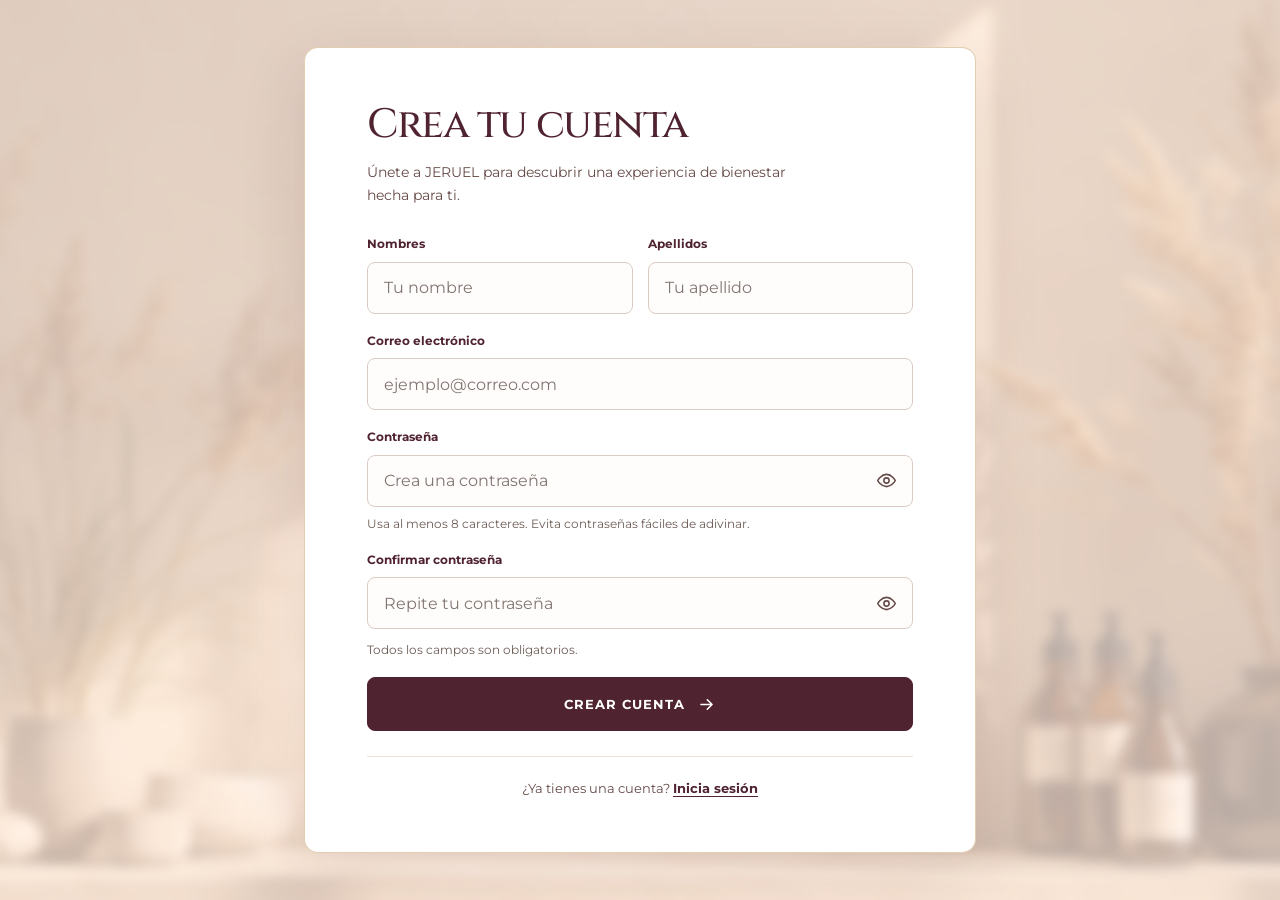
<file: registro.html>
<!DOCTYPE html>
<html lang="es">
<head>
  <meta charset="UTF-8">
  <meta name="viewport" content="width=device-width, initial-scale=1">
  <meta name="theme-color" content="#441E1E">
  <meta name="description" content="Crea tu cuenta en JERUEL y descubre nuestras velas corporales artesanales.">
  <title>Crear cuenta | JERUEL</title>
  <link rel="stylesheet" href="css/identidad.css">
  <link rel="stylesheet" href="css/registroStyle.css">
  <link rel="icon" href="img/favicon.png" type="image/png">
  <script src="js/interfaz.js" defer></script>
</head>
<body>
  <main class="contenedor-registro">
    <section class="seccion-formulario-registro" aria-labelledby="titulo-registro">
      <header class="encabezado-formulario">

        <h1 id="titulo-registro">Crea tu cuenta</h1>
        <p class="instruccion-formulario">Únete a JERUEL para descubrir una experiencia de bienestar hecha para ti.</p>
      </header>

      <!-- Prototipo frontend: valida los datos y navega al catálogo sin almacenar credenciales. -->
      <form class="formulario-registro" id="formulario-registro" action="#" method="post">
        <fieldset class="contenedor-doble-campo">
          <legend class="visualmente-oculto">Datos personales</legend>
          <fieldset class="grupo-campo" aria-label="Nombre">
            <label for="nombre-usuario">Nombres</label>
            <input type="text" id="nombre-usuario" name="nombres" placeholder="Tu nombre" autocomplete="given-name" maxlength="80" aria-describedby="error-nombre" required>
            <p class="mensaje-error" id="error-nombre" aria-live="polite"></p>
          </fieldset>
          <fieldset class="grupo-campo" aria-label="Apellido">
            <label for="apellido-usuario">Apellidos</label>
            <input type="text" id="apellido-usuario" name="apellidos" placeholder="Tu apellido" autocomplete="family-name" maxlength="80" aria-describedby="error-apellido" required>
            <p class="mensaje-error" id="error-apellido" aria-live="polite"></p>
          </fieldset>
        </fieldset>

        <fieldset class="grupo-campo" aria-label="Correo">
          <label for="correo-registro">Correo electrónico</label>
          <input type="email" id="correo-registro" name="correo" placeholder="ejemplo@correo.com" autocomplete="email" inputmode="email" autocapitalize="none" spellcheck="false" maxlength="254" aria-describedby="error-correo" required>
          <p class="mensaje-error" id="error-correo" aria-live="polite"></p>
        </fieldset>

        <fieldset class="grupo-campo" aria-label="Contraseña">
          <label for="clave-registro">Contraseña</label>
          <p class="campo-con-accion">
            <input type="password" id="clave-registro" name="clave" placeholder="Crea una contraseña" autocomplete="new-password" minlength="8" maxlength="128" aria-describedby="ayuda-clave error-clave" required>
            <button type="button" class="boton-mostrar-contrasena" data-toggle-password="clave-registro" aria-label="Mostrar contraseña" aria-pressed="false" aria-controls="clave-registro">
              <svg viewBox="0 0 24 24" width="21" height="21" fill="none" stroke="currentColor" stroke-width="1.8" stroke-linecap="round" stroke-linejoin="round" aria-hidden="true"><path d="M2 12s3.6-7 10-7 10 7 10 7-3.6 7-10 7S2 12 2 12Z"/><circle cx="12" cy="12" r="3"/></svg>
            </button>
          </p>
          <p class="ayuda-campo" id="ayuda-clave">Usa al menos 8 caracteres. Evita contraseñas fáciles de adivinar.</p>
          <p class="mensaje-error" id="error-clave" aria-live="polite"></p>
        </fieldset>

        <fieldset class="grupo-campo" aria-label="Confirmación">
          <label for="clave-confirmacion">Confirmar contraseña</label>
          <p class="campo-con-accion">
            <input type="password" id="clave-confirmacion" name="confirmar_clave" placeholder="Repite tu contraseña" autocomplete="new-password" minlength="8" maxlength="128" aria-describedby="error-confirmacion" required>
            <button type="button" class="boton-mostrar-contrasena" data-toggle-password="clave-confirmacion" aria-label="Mostrar confirmación de contraseña" aria-pressed="false" aria-controls="clave-confirmacion">
              <svg viewBox="0 0 24 24" width="21" height="21" fill="none" stroke="currentColor" stroke-width="1.8" stroke-linecap="round" stroke-linejoin="round" aria-hidden="true"><path d="M2 12s3.6-7 10-7 10 7 10 7-3.6 7-10 7S2 12 2 12Z"/><circle cx="12" cy="12" r="3"/></svg>
            </button>
          </p>
          <p class="mensaje-error" id="error-confirmacion" aria-live="polite"></p>
        </fieldset>

        <p class="nota-formulario">Todos los campos son obligatorios.</p>
        <button type="submit" class="boton-crear-cuenta">
          CREAR CUENTA
          <svg width="19" height="19" viewBox="0 0 24 24" fill="none" stroke="currentColor" stroke-width="2" stroke-linecap="round" stroke-linejoin="round" aria-hidden="true"><path d="M5 12h14m-6-6 6 6-6 6"/></svg>
        </button>
      </form>

      <footer class="pie-formulario" data-revelar>
        <p>¿Ya tienes una cuenta? <a href="index.html">Inicia sesión</a></p>
      </footer>
    </section>
  </main>

  <script>
    // Prototipo de interfaz. El registro real requiere un servidor y una base de datos.
    const formulario = document.getElementById('formulario-registro');
    const nombres = document.getElementById('nombre-usuario');
    const apellidos = document.getElementById('apellido-usuario');
    const correo = document.getElementById('correo-registro');
    const clave = document.getElementById('clave-registro');
    const confirmacion = document.getElementById('clave-confirmacion');
    const campos = [nombres, apellidos, correo, clave, confirmacion];
    const revisados = new Set();
    const mensajes = new Map([
      [nombres, document.getElementById('error-nombre')],
      [apellidos, document.getElementById('error-apellido')],
      [correo, document.getElementById('error-correo')],
      [clave, document.getElementById('error-clave')],
      [confirmacion, document.getElementById('error-confirmacion')]
    ]);

    // Las comprobaciones tienen mensajes propios, asociados a cada campo.
    // Los atributos HTML required, minlength y type siguen disponibles sin JS.
    formulario.noValidate = true;

    document.querySelectorAll('[data-toggle-password]').forEach((boton) => {
      boton.addEventListener('click', () => {
        const campo = document.getElementById(boton.dataset.togglePassword);
        const visible = campo.type === 'password';
        campo.type = visible ? 'text' : 'password';
        boton.setAttribute('aria-pressed', String(visible));
        const etiqueta = campo === confirmacion ? 'confirmación de contraseña' : 'contraseña';
        boton.setAttribute('aria-label', `${visible ? 'Ocultar' : 'Mostrar'} ${etiqueta}`);
      });
    });

    function obtenerError(campo) {
      if (campo === nombres || campo === apellidos) {
        if (!campo.value.trim()) return campo === nombres ? 'Ingresa tus nombres.' : 'Ingresa tus apellidos.';
      }
      if (campo === correo) {
        if (!campo.value.trim()) return 'Ingresa tu correo electrónico.';
        if (campo.validity.typeMismatch) return 'Introduce un correo electrónico válido.';
      }
      if (campo === clave) {
        if (!campo.value) return 'Crea una contraseña para tu cuenta.';
        if (campo.value.length < 8) return 'La contraseña debe tener al menos 8 caracteres.';
      }
      if (campo === confirmacion) {
        if (!campo.value) return 'Repite tu contraseña.';
        if (campo.value !== clave.value) return 'Las contraseñas no coinciden.';
      }
      return '';
    }

    function mostrarEstado(campo) {
      const error = obtenerError(campo);
      const mensaje = mensajes.get(campo);
      mensaje.textContent = error;
      campo.setAttribute('aria-invalid', String(Boolean(error)));
      return !error;
    }

    campos.forEach((campo) => {
      campo.addEventListener('blur', () => {
        revisados.add(campo);
        mostrarEstado(campo);
      });
      campo.addEventListener('input', () => {
        if (revisados.has(campo)) mostrarEstado(campo);
        // Si cambia la contraseña, la confirmación debe volver a comprobarse.
        if (campo === clave && revisados.has(confirmacion)) mostrarEstado(confirmacion);
      });
    });

    formulario.addEventListener('submit', (evento) => {
      evento.preventDefault();
      campos.forEach((campo) => revisados.add(campo));
      const incorrectos = campos.filter((campo) => !mostrarEstado(campo));
      if (incorrectos.length) {
        incorrectos[0].focus();
        return;
      }
      // Solo navegación del prototipo. No se envían ni guardan contraseñas.
      try { sessionStorage.setItem('jeruel_sesion_demo', 'activa'); } catch { /* La tienda puede abrirse sin almacenamiento. */ }
      window.location.assign('homeScreen.html');
    });
  </script>
</body>
</html>
</file>
<file: css/identidad.css>
@font-face {
  font-family: Cinzel;
  src: url('../fuentes/Cinzel.woff2') format('woff2');
  font-weight: 400 800;
  font-display: swap;
}
@font-face {
  font-family: Montserrat;
  src: url('../fuentes/Montserrat.woff2') format('woff2');
  font-weight: 400 800;
  font-display: swap;
}

:root {
  color-scheme: light;
  --color-vino: #502330;
  --color-dorado: #c9a16e;
  --color-crema: #faf6ef;
  --color-crema-calido: #f2e9dd;
  --color-rosa: #925c5d;
  --color-cafe: #654a47;
  --color-crema-oscuro: #e8d8ca;
  --color-borde: #e8d8ca;
  --color-papel: #fcfaf6;
  --color-oliva: #8b8468;
  --color-superficie: #fff;
  --color-vino-hover: #321616;
  --color-borde-control: #926b61;
  --color-error: #9a2d32;
  --espacio-xs: .5rem;
  --espacio-s: .75rem;
  --espacio-m: 1rem;
  --espacio-l: 1.5rem;
  --espacio-xl: 2.5rem;
  --radio-control: .5rem;
  --radio-panel: .875rem;
  --columnas: repeat(12, minmax(0, 1fr));
  --canal: clamp(.75rem, 1.7vw, 1.75rem);
  --margen: clamp(1rem, 4.5vw, 5rem);
  --ancho-contenido: 82rem;
  --ancho-marco: min(calc(100% - 2 * var(--margen)), var(--ancho-contenido));
  --separacion-seccion: clamp(3.75rem, 7.5vw, 7rem);
  --sombra-panel: 0 12px 34px rgb(68 30 30 / 8%);
  --transicion-control: 160ms ease;
  --tamano-control: 2.75rem;
  --texto-auxiliar: .875rem;
  --titulo-pagina: clamp(1.875rem, 4vw, 2.5rem);
  --titulo-seccion: clamp(1.375rem, 3vw, 1.75rem);
  --fuente-texto: Montserrat, Arial, sans-serif;
  --fuente-marca: Cinzel, Georgia, serif;
}

.enlace-marca { display: inline-flex; align-items: center; gap: .45rem; }
.sello-marca { display: block; flex: none; border-radius: 50%; }

h1, h2 { font-family: var(--fuente-marca); text-wrap: balance; }
input, select, textarea, button { font-family: inherit; }

.migas { grid-column: 1 / -1; color: var(--color-cafe); font: 500 .8rem/1.5 var(--fuente-texto); }
.migas ol { display: flex; flex-wrap: wrap; align-items: center; gap: .15rem .55rem; list-style: none; margin: 0; padding: 0; }
.migas li { display: inline-flex; align-items: baseline; gap: .55rem; min-width: 0; }
.migas li + li::before { content: '›' / ''; color: var(--color-rosa); }
.migas li[hidden] { display: none; }
.migas a { display: inline-block; padding-block: .45rem; color: inherit; text-decoration: underline; text-underline-offset: .2em; }
.migas a:hover { color: var(--color-vino); }
.migas [aria-current] { color: var(--color-vino); font-weight: 700; overflow-wrap: anywhere; }

@media screen and (prefers-reduced-motion: no-preference) {
  .revelado:not(:focus-within) { animation: revelar .45s ease-out; }
  @keyframes revelar {
    from { opacity: 0; translate: 0 .75rem; }
    to { opacity: 1; translate: 0 0; }
  }
}
</file>
<file: css/indexStyle.css>
/* JERUEL · Inicio de sesión | Identidad visual conservada */
:root {
  --vino: var(--color-vino);
  --vino-hover: var(--color-vino-hover);
  --crema: var(--color-crema);
  --crema-suave: var(--color-crema-calido);
  --blanco: #FFFFFF;
  --marron: var(--color-cafe);
  --texto-suave: #756560;
  --dorado: var(--color-dorado);
  --borde: #DCCBC3;
}
*, *::before, *::after { box-sizing: border-box; }
html { -webkit-text-size-adjust: 100%; }
body {
  min-height: 100vh;
  min-height: 100dvh;
  margin: 0;
  padding: clamp(16px, 3vw, 32px);
  display: grid;
  place-items: center;
  isolation: isolate;
  position: relative;
  background: var(--crema-suave);
  color: var(--marron);
  font-family: var(--fuente-texto);
}
body::before {
  content: '';
  position: fixed;
  inset: -18px;
  z-index: -2;
  background: url('../img/fondo-body.png') center / cover no-repeat;
  filter: blur(6px);
  pointer-events: none;
}
body::after {
  content: '';
  position: fixed;
  inset: 0;
  z-index: -1;
  background: rgba(255, 241, 234, .68);
  pointer-events: none;
}
button, input { font: inherit; }
a { color: inherit; }
.contenedor-inicio-sesion {
  width: min(100%, var(--ancho-contenido));
  min-height: min(690px, calc(100dvh - 64px));
  display: grid;
  grid-template-columns: var(--columnas);
  overflow: hidden;
  background: var(--blanco);
  border: 1px solid rgba(201, 161, 110, .4);
  border-radius: var(--radio-panel);
  box-shadow: 0 22px 65px rgba(68, 30, 30, .13);

}
.seccion-marca { grid-column: span 6; min-width: 0; min-height: 480px; background: var(--vino); }
.contenedor-logo-emblema { position: relative; height: 100%; margin: 0; overflow: hidden; }
.contenedor-logo-emblema img { display: block; width: 100%; height: 100%; object-fit: cover; object-position: 69% center; }
.contenido-marca { position: absolute; z-index: 1; inset: auto 8% 8%; text-align: center; color: var(--crema); }
.marca-nombre { margin: 0 0 4px; font: 700 clamp(2.1rem, 3.4vw, 3.1rem)/1.2 var(--fuente-marca); letter-spacing: .19em; }
.marca-categoria { margin: 0; font-size: .73rem; font-weight: 600; letter-spacing: .2em; text-transform: uppercase; }
.marca-eslogan { margin: 24px auto 0; max-width: 360px; font-size: .95rem; font-weight: 500; line-height: 1.7; color: #FFF5E9; }
.seccion-formulario { grid-column: span 6; display: flex; flex-direction: column; align-items: stretch; justify-content: center; padding: clamp(28px, 5.1vw, 76px); min-width: 0; }
.seccion-formulario > .migas, .encabezado-formulario, .formulario-acceso, .pie-formulario { width: 100%; max-width: 430px; margin-left: auto; margin-right: auto; }
.seccion-formulario > .migas { margin-bottom: clamp(1.25rem, 3vw, 2.5rem); }
.marca-movil { display: none; }
.eyebrow { margin: 0 0 13px; color: var(--texto-suave); font-size: .7rem; font-weight: 700; letter-spacing: .19em; }
h1 { margin: 0; font-size: clamp(2rem, 3.2vw, 3.25rem); font-weight: 500; line-height: 1.22; letter-spacing: -.035em; color: var(--vino); }
.instruccion-formulario { margin: 14px 0 0; color: var(--marron); font-size: .91rem; line-height: 1.75; }
.formulario-acceso { display: flex; flex-direction: column; gap: 22px; margin-top: 36px; }
.grupo-campo { border: 0; padding: 0; margin: 0; min-width: 0; display: flex; flex-direction: column; gap: 10px; }
.grupo-campo label { font-size: .78rem; font-weight: 700; color: var(--vino); line-height: 1.5; }
.contenedor-input-icono { margin: 10px 0 0; position: relative; display: flex; align-items: center; }
.contenedor-input-icono input {
  width: 100%; min-width: 0; height: 54px; padding: 0 52px 0 18px;
  border: 1.5px solid var(--borde); border-radius: var(--radio-control);
  color: var(--vino); background: #FFFDFC; outline: 0;
  font-size: .87rem; transition: border-color .18s ease, box-shadow .18s ease;
}
.contenedor-input-icono input::placeholder { color: #817571; opacity: 1; }
.contenedor-input-icono input:focus-visible { border-color: var(--vino); box-shadow: 0 0 0 4px rgba(68,30,30,.10); }
.icono-campo, .boton-mostrar-contrasena { position: absolute; right: 16px; color: var(--marron); }
.icono-campo { pointer-events: none; }
.boton-mostrar-contrasena { display: grid; place-items: center; width: 34px; height: 34px; padding: 0; border: 0; border-radius: var(--radio-control); background: transparent; cursor: pointer; }
.boton-mostrar-contrasena:hover { color: var(--vino); background: var(--crema); }
.boton-iniciar-sesion {
  width: 100%; min-height: 54px; margin-top: 6px; padding: 14px 20px;
  display: flex; justify-content: center; align-items: center; gap: 12px;
  background: var(--vino); color: var(--blanco); border: 1px solid var(--vino);
  border-radius: var(--radio-control); cursor: pointer; font-size: .82rem; letter-spacing: .08em; font-weight: 700;
  transition: background-color .2s ease, box-shadow .2s ease, transform .2s ease;
}
.boton-iniciar-sesion:hover { background: var(--vino-hover); box-shadow: 0 8px 20px rgba(68,30,30,.18); transform: translateY(-1px); }
.boton-iniciar-sesion:active { transform: translateY(0); }
:where(a, button):focus-visible { outline: 3px solid var(--dorado); outline-offset: 4px; }
.pie-formulario { border-top: 1px solid #EBE0DA; margin-top: 29px; padding-top: 23px; text-align: center; font-size: .83rem; line-height: 1.6; }
.pie-formulario p { margin: 0; }
.enlace-registro { font-weight: 700; color: var(--vino); text-underline-offset: 3px; }
.enlace-registro:hover, .enlace-visitante:hover { color: #803B3B; }
.enlace-visitante { display: inline-block; margin-top: 17px; font-size: .8rem; color: var(--vino); text-underline-offset: 3px; }
@media (max-width: 900px) {
  .contenedor-inicio-sesion { min-height: 620px; }
  .seccion-formulario { padding: clamp(26px, 4vw, 45px); }
  .marca-eslogan { font-size: .85rem; }
}
@media (max-width: 840px) {
  body { padding: 16px; }
  .contenedor-inicio-sesion { width: min(100%, 34rem); min-height: auto; border-radius: var(--radio-panel); }
  .seccion-marca { display: none; }
  .seccion-formulario { grid-column: 1 / -1; }
  .seccion-formulario { padding: clamp(28px, 7vw, 44px) clamp(22px, 6vw, 42px); }
  .marca-movil { display: block; margin: 0 auto 16px; height: auto; border-radius: 50%; }
  .eyebrow { text-align: center; }
  h1, .instruccion-formulario { text-align: center; }
  .formulario-acceso { margin-top: 30px; }
}
@media (max-width: 380px) {
  body { padding: 10px; }
  .seccion-formulario { padding: 27px 18px; }
  h1 { font-size: 1.9rem; }
  .grupo-campo label { font-size: .75rem; }
  .contenedor-input-icono input { font-size: .83rem; }
}
@media (prefers-reduced-motion: reduce) {
  *, *::before, *::after { scroll-behavior: auto !important; transition-duration: .01ms !important; animation-duration: .01ms !important; }
}
</file>
<file: css/carritoStyle.css>
:root {
  --vino: var(--color-vino);
  --texto: var(--color-cafe);
  --crema: var(--color-crema);
  --fondo: var(--color-papel);
  --borde: #e8d9d3;
  --dorado: var(--color-dorado);
  font-family: var(--fuente-texto);
  color: var(--texto);
  background: var(--fondo);
}

*, *::before, *::after { box-sizing: border-box; }
body { margin: 0; min-height: 100vh; display: flex; flex-direction: column; }
[hidden] { display: none !important; }
h1, h2, p, dl, dd { margin: 0; }
h1, h2, a { color: var(--vino); }
button { font: inherit; }
button:not(:disabled) { cursor: pointer; }
:focus-visible { outline: 2px solid var(--color-rosa); outline-offset: 3px; }
.visualmente-oculto { position: absolute; width: 1px; height: 1px; overflow: hidden; clip-path: inset(50%); white-space: nowrap; }

.contenedor { width: var(--ancho-marco); margin-inline: auto; }
.cabecera-tienda { background: #fff; border-bottom: 1px solid var(--borde); }
.barra-tienda, .enlaces { display: flex; align-items: center; }
.barra-tienda { justify-content: space-between; min-height: clamp(4rem, 5.5vw, 5.5rem); gap: .75rem; }
.enlaces { margin: 0; padding: 0; list-style: none; gap: clamp(.75rem, 3vw, 1.5rem); font-size: .85rem; font-weight: 700; }
.barra-tienda a { display: inline-flex; align-items: center; min-height: 44px; text-decoration: none; }
.barra-tienda a:hover { text-decoration: underline; }
.marca { font: 700 clamp(1.1rem, 4vw, 1.55rem) var(--fuente-marca); letter-spacing: .1em; }

.carrito { flex: 1; padding-block: 1.4rem var(--separacion-seccion); }
.cabecera-carrito { margin-block: 1.5rem 2.25rem; }
h1 { font-size: clamp(2.1rem, 4vw, 3.75rem); font-weight: 500; line-height: 1.1; }
.cabecera-carrito p { margin-top: .55rem; font-size: .9rem; }
.carrito { display: grid; grid-template-columns: var(--columnas); column-gap: var(--canal); align-items: start; align-content: start; }
#carrito-con-productos { grid-column: span 8; }
.resumen { grid-column: span 4; }
.cabecera-carrito, .error, .carrito-vacio, .carrito noscript { grid-column: 1 / -1; }
.productos { list-style: none; padding: 0; margin: 0; display: grid; gap: .75rem; }

.producto, .resumen, .carrito-vacio {
  background: #fff;
  border: 1px solid var(--borde);
  border-radius: var(--radio-panel);
  box-shadow: 0 7px 20px rgb(68 30 30 / .045);
}
.producto {
  padding: .8rem;
  display: grid;
  grid-template-columns: auto minmax(0, 1fr) auto auto;
  align-items: center;
  gap: clamp(.65rem, 2vw, 1.1rem);
}
.foto-producto { display: block; width: clamp(4.5rem, 9vw, 7rem); height: auto; aspect-ratio: 1; object-fit: cover; background: var(--color-crema-calido); border-radius: var(--radio-control); }
.datos-producto h2 { font-size: 1rem; line-height: 1.35; overflow-wrap: anywhere; }
.nombre-producto { text-decoration: none; }
.nombre-producto:hover { text-decoration: underline; }
.precio-unitario, .importe small { font-size: .8rem; line-height: 1.4; }
.precio-unitario { margin-top: .35rem; }
.acciones-producto { display: grid; justify-items: start; }
.cantidad { min-inline-size: 0; margin: 0; padding: 0; display: grid; grid-template-columns: 44px 2rem 44px; align-items: center; text-align: center; border: 1px solid #bda39b; border-radius: var(--radio-control); color: var(--vino); }
.cantidad button { min-height: 44px; border: 0; border-radius: var(--radio-control); background: transparent; color: var(--vino); font-size: 1.2rem; }
.cantidad button:hover:not(:disabled) { background: var(--crema); }
.cantidad button:disabled { opacity: .45; }
.unidades { font-weight: 700; font-variant-numeric: tabular-nums; }
.quitar { min-height: 44px; padding: 0 .25rem; border: 0; background: transparent; color: var(--vino); text-decoration: underline; font-size: .8rem; }
.importe { display: grid; gap: .25rem; text-align: end; }
.importe strong, .resumen dd { color: var(--vino); font-variant-numeric: tabular-nums; white-space: nowrap; }

.resumen { padding: clamp(1.25rem, 2.6vw, 2rem); border-top: 3px solid var(--dorado); }
.resumen h2, .carrito-vacio h2 { font-size: 1.2rem; line-height: 1.3; }
.resumen dl { display: grid; grid-template-columns: 1fr auto; gap: .6rem .75rem; margin-top: 1rem; font-size: .875rem; }
.resumen dd { text-align: end; }
.resumen dt:first-of-type, .resumen dd:first-of-type { font-weight: 800; }
.estado-compra { margin-top: .9rem; padding-top: .85rem; border-top: 1px solid var(--borde); font-size: .825rem; line-height: 1.5; }
.boton { display: inline-flex; justify-content: center; align-items: center; min-height: 44px; margin-top: .9rem; padding: .45rem .8rem; border: 1px solid var(--vino); border-radius: var(--radio-control); background: var(--vino); color: #fff; text-decoration: none; font-size: .85rem; font-weight: 700; }
.boton:hover { background: #2f1414; }
.resumen .boton { width: 100%; }
.boton-secundario { color: var(--vino); background: transparent; }
.boton-secundario:hover { background: var(--crema); }
.carrito-vacio { padding: clamp(1rem, 5vw, 3rem); text-align: center; }
.carrito-vacio p { margin-top: .55rem; line-height: 1.5; }
.error { margin-bottom: .9rem; color: #8c2636; font-weight: 700; }
.pie-carrito { border-top: 1px solid var(--borde); padding: 1.25rem 1rem; text-align: center; font-size: .875rem; }

@media (max-width: 960px) {
  #carrito-con-productos, .resumen { grid-column: 1 / -1; }
  .resumen { margin-top: 1.25rem; }
}

@media (max-width: 570px) {
  .producto { grid-template-columns: auto minmax(0, 1fr); }
  .acciones-producto { grid-column: 1 / -1; grid-row: 2; display: flex; align-items: center; gap: .5rem; }
  .importe { grid-column: 1 / -1; display: flex; justify-content: space-between; align-items: baseline; text-align: start; padding-top: .55rem; border-top: 1px solid var(--borde); }
}
</file>
<file: css/productoStyle.css>
:root {
  --vino: var(--color-vino);
  --cafe: var(--color-cafe);
  --crema: var(--color-crema);
  --dorado: var(--color-dorado);
  --borde: #eadbd4;
  color: var(--cafe);
  background: var(--color-papel);
  font-family: var(--fuente-texto);
}

*, *::before, *::after { box-sizing: border-box; }
body { margin: 0; }
[hidden] { display: none !important; }
button, input { font: inherit; }
a { color: var(--vino); }
button:not(:disabled), summary { cursor: pointer; }
:focus-visible { outline: 2px solid var(--color-rosa); outline-offset: 3px; }

.encabezado { background: #fff; border-bottom: 1px solid var(--borde); }
.navegacion, .contenedor-producto {
  width: var(--ancho-marco);
  margin-inline: auto;
}
.navegacion {
  min-height: clamp(4rem, 5.5vw, 5.5rem);
  display: flex;
  justify-content: space-between;
  align-items: center;
  gap: .75rem;
}
.navegacion a {
  display: inline-flex;
  align-items: center;
  min-height: 44px;
  text-decoration: none;
}
.navegacion a:hover { text-decoration: underline; }
.marca { font: 700 clamp(1.1rem, 4vw, 1.6rem) var(--fuente-marca); letter-spacing: .1em; }
.enlaces-cuenta { list-style: none; margin: 0; padding: 0; display: flex; gap: clamp(.75rem, 3vw, 1.5rem); font-weight: 700; font-size: .85rem; }
.contenedor-producto { padding-block: 1.4rem var(--separacion-seccion); }
.contenedor-producto .migas { margin-bottom: 1.4rem; }

.ficha-producto {
  display: grid;
  grid-template-columns: var(--columnas);
  align-items: start;
  gap: var(--canal);
  padding-block: .75rem;
}

.galeria { grid-column: span 6; min-width: 0; }
.informacion-producto { grid-column: 8 / -1; min-width: 0; }
.foto-producto {
  margin: 0;
  aspect-ratio: 1;
  overflow: hidden;
  border: 1px solid var(--borde);
  border-radius: var(--radio-panel);
  background: var(--color-crema-calido);
}

.foto-producto img, .miniaturas img {
  display: block;
  width: 100%;
  height: 100%;
  object-fit: cover;
}
.miniaturas { border: 0; padding: 0; margin-inline: 0; min-inline-size: 0; display: flex; gap: .75rem; margin-top: .75rem; }
.miniaturas button {
  width: 64px;
  height: 64px;
  padding: 0;
  border: 2px solid var(--borde);
  overflow: hidden;
  border-radius: var(--radio-control);
  background: var(--crema);
}
.miniaturas button:hover { border-color: var(--dorado); }
.miniaturas button[aria-pressed="true"] { border-color: var(--vino); }

.variedad {
  display: inline-block;
  margin: 0 0 .65rem;
  padding: .3rem .65rem;
  background: var(--crema);
  border-radius: var(--radio-control);
  font-size: .8rem;
  font-weight: 700;
}
h1, h2 { color: var(--vino); margin: 0; }
h1 { font-size: clamp(2rem, 3.6vw, 3.5rem); font-weight: 500; line-height: 1.15; }
.precio {
  display: block;
  margin-top: .875rem;
  font-size: 1.35rem;
  font-weight: 800;
  color: var(--vino);
}
.descripcion, .detalles p { line-height: 1.65; }

#formulario-compra > label { display: block; margin-bottom: .4rem; font-weight: 700; }
.selector-cantidad {
  margin: 0;
  display: inline-flex;
  border: 1px solid var(--borde);
  border-radius: var(--radio-control);
  background: var(--color-papel);
}
.selector-cantidad input, .selector-cantidad button {
  width: 44px;
  min-height: 44px;
  padding: 0;
  text-align: center;
  border: 0;
  border-radius: var(--radio-control);
  background: transparent;
  color: var(--vino);
}
.selector-cantidad input { appearance: textfield; }
.selector-cantidad input::-webkit-inner-spin-button,
.selector-cantidad input::-webkit-outer-spin-button { appearance: none; }
.selector-cantidad button:hover:not(:disabled) { background: var(--crema); }
.selector-cantidad button:disabled { opacity: .45; }

.acciones-producto {
  margin-bottom: 0;
  display: flex;
  flex-wrap: wrap;
  gap: .65rem;
  margin-top: .875rem;
}
.boton-carrito, .boton-favorito, .boton-calificar {
  min-height: 44px;
  padding: .6rem .9rem;
  border: 1px solid var(--vino);
  border-radius: var(--radio-control);
  font-size: .875rem;
  font-weight: 700;
}
.boton-carrito { flex: 1 1 10rem; background: var(--vino); color: #fff; }
.boton-carrito:hover { background: #2f1414; }
.boton-favorito {
  flex: 1 1 auto;
  display: inline-flex;
  justify-content: center;
  align-items: center;
  gap: .4rem;
}
.boton-favorito, .boton-calificar { background: #fff; color: var(--vino); }
.boton-favorito:hover, .boton-calificar:hover,
.boton-favorito[aria-pressed="true"] { background: var(--crema); }
.boton-favorito svg { fill: none; stroke: currentColor; stroke-width: 1.7; }
.boton-favorito[aria-pressed="true"] svg { fill: currentColor; }
.mensaje-accion { margin: .65rem 0 0; font-size: .875rem; line-height: 1.5; }
.mensaje-accion:empty { margin: 0; }
.enlace-carrito { display: inline-flex; align-items: center; min-height: 44px; font-size: .875rem; font-weight: 700; text-underline-offset: .2em; }

.detalles { margin-top: 1.25rem; border-top: 1px solid var(--borde); }
.detalles details { border-bottom: 1px solid var(--borde); }
.detalles summary { min-height: 44px; padding: .75rem 0; color: var(--vino); font-weight: 700; }
.detalles p { margin: 0 0 .85rem; font-size: .875rem; }

.bloque-calificacion {
  margin-top: 1.25rem;
  padding: .875rem;
  border: 1px solid var(--borde);
  border-radius: var(--radio-panel);
  background: var(--color-papel);
}
.bloque-calificacion h2 { font-size: 1rem; }
.selector-estrellas {
  display: flex;
  flex-wrap: wrap;
  border: 0;
  margin: .35rem 0 .5rem;
  padding: 0;
  min-inline-size: 0;
}
.selector-estrellas label { position: relative; display: grid; place-items: center; width: 44px; height: 44px; }
.selector-estrellas input { position: absolute; inset: 0; margin: 0; opacity: 0; cursor: pointer; }
.selector-estrellas label::after { content: '☆' / ''; font-size: 1.65rem; color: #84706c; }
.selector-estrellas label:has(input:focus-visible) { outline: 2px solid var(--color-rosa); outline-offset: 2px; border-radius: var(--radio-control); }
.selector-estrellas label:has(input:checked)::after,
.selector-estrellas label:has(~ label input:checked)::after { color: #8b530e; }
.selector-estrellas label:has(input:checked)::after,
.selector-estrellas label:has(~ label input:checked)::after { content: '★' / ''; }


.productos-relacionados { margin-top: var(--separacion-seccion); }
.productos-relacionados h2 { font-size: clamp(1.5rem, 3.5vw, 2.25rem); letter-spacing: -.035em; }
.productos-relacionados ul { display: grid; grid-template-columns: var(--columnas); gap: var(--canal); padding: 0; list-style: none; }
.productos-relacionados li { grid-column: span 4; }
.productos-relacionados a {
  display: grid;
  gap: .5rem;
  height: 100%;
  padding: .75rem;
  border: 1px solid var(--color-borde);
  border-radius: var(--radio-panel);
  background: white;
  text-decoration: none;
}
.productos-relacionados a:hover { border-color: var(--color-dorado); }
.productos-relacionados img { width: 100%; aspect-ratio: 1.35; object-fit: cover; border-radius: var(--radio-control); }
.productos-relacionados span { font-size: .875rem; color: var(--cafe); align-self: end; }

.producto-no-disponible { padding-block: 2rem; }
.pie-producto {
  padding: 1.25rem 1rem;
  border-top: 1px solid var(--borde);
  text-align: center;
  font-size: .875rem;
}

@media (max-width: 760px) {
  .galeria, .informacion-producto { grid-column: 1 / -1; }
  .ficha-producto { row-gap: 2rem; }
  .foto-producto { max-width: 30rem; margin-inline: auto; }
}
@media (max-width: 540px) {
  .productos-relacionados li { grid-column: 1 / -1; }
}
</file>
<file: css/homeStyle.css>
/* ============================================================
   JERUEL - HOME | Diseño desktop-first, adaptable a tablet y móvil
   Colores y tipografías conservados de la identidad existente.
   ============================================================ */

:root {
  --color-texto-suave: #765C58;

  --sombra-suave: 0 12px 36px rgb(68 30 30 / 7%);
}

/* BASE Y ACCESIBILIDAD */
*, *::before, *::after { box-sizing: border-box; }
html { scroll-behavior: smooth; scroll-padding-top: 112px; }
body {
  min-width: 320px;
  margin: 0;
  background: var(--color-crema);
  color: var(--color-cafe);
  font-family: var(--fuente-texto);
  -webkit-font-smoothing: antialiased;
}
button, input { font: inherit; }
button { cursor: pointer; }
a { color: inherit; text-decoration: none; }
img { display: block; max-width: 100%; }
ul, ol { margin: 0; padding: 0; }
h1, h2, h3, p, figure { margin: 0; }
[hidden] { display: none !important; }
:focus-visible { outline: 3px solid var(--color-rosa); outline-offset: 4px; }
::selection { background: var(--color-dorado); color: var(--color-vino); }
.contenedor-ancho { width: var(--ancho-marco); margin-inline: auto; }
.solo-lectores {
  position: absolute; width: 1px; height: 1px; padding: 0;
  margin: -1px; overflow: hidden; clip-path: inset(50%);
  white-space: nowrap; border: 0;
}
.enlace-saltar {
  position: fixed; left: 20px; top: -90px; z-index: 200;
  border-radius: var(--radio-control); padding: 12px 18px;
  background: var(--color-vino); color: white;
}
.enlace-saltar:focus { top: 12px; }

/* ENCABEZADO */
.encabezado-sitio {
  position: sticky; top: 0; z-index: 100;
  border-bottom: 1px solid rgb(68 30 30 / 10%);
  background: rgb(255 249 245 / 96%);
  backdrop-filter: blur(16px);
}
.contenido-encabezado {
  min-height: 88px;
  display: grid;
  grid-template-areas: 'marca navegacion acciones';
  grid-template-columns: auto 1fr auto;
  justify-content: space-between;
  align-items: center;
  column-gap: clamp(18px, 2.5vw, 42px);
}
.marca-sitio { grid-area: marca; display: flex; align-items: center; gap: .55rem; }
.texto-marca { display: grid; gap: 5px; }
.nombre-marca { font-family: var(--fuente-marca); font-weight: 700; font-size: 26px; letter-spacing: .21em; line-height: 1.15; color: var(--color-vino); }
.descripcion-marca { font-size: 9px; font-weight: 700; text-transform: uppercase; letter-spacing: .11em; color: var(--color-cafe); }
.navegacion-principal { grid-area: navegacion; justify-self: center; }
.lista-navegacion { display: flex; gap: clamp(16px, 1.8vw, 29px); align-items: center; list-style: none; }
.lista-navegacion a {
  display: inline-block; padding: 8px 0;
  color: var(--color-cafe); font-size: 12px; font-weight: 700;
  transition: color .2s ease;
}
.lista-navegacion a:hover, .lista-navegacion .enlace-activo { color: var(--color-vino); }
.lista-navegacion .enlace-activo { box-shadow: 0 2px 0 var(--color-dorado); }
.formulario-busqueda { position: relative; width: 100%; }
.formulario-busqueda input {
  display: block; width: 100%; min-height: 46px; padding: 9px 54px 9px 16px;
  border: 1px solid var(--color-crema-oscuro); border-radius: var(--radio-control);
  background: white; color: var(--color-vino); font-size: 12px;
  transition: border-color .2s, box-shadow .2s;
}
.formulario-busqueda input::placeholder { color: #806D69; }
.formulario-busqueda input:focus { outline: none; border-color: var(--color-rosa); box-shadow: 0 0 0 3px rgb(146 92 93 / 12%); }
.boton-buscar {
  position: absolute; top: 50%; right: 2px; transform: translateY(-50%);
  display: grid; place-items: center; width: 44px; height: 44px;
  padding: 4px; border: 0; border-radius: 50%; color: var(--color-vino); background: transparent;
}
.boton-buscar:hover { background: var(--color-crema); }
.acciones-encabezado { list-style: none; margin: 0; padding: 0; grid-area: acciones; display: flex; align-items: center; gap: 9px; }
.boton-icono {
  display: grid; place-items: center; position: relative;
  width: 44px; height: 44px; flex: 0 0 44px;
  padding: 9px; border-radius: 50%; border: 1px solid transparent;
  color: var(--color-vino); background: transparent;
  transition: background-color .2s, border-color .2s;
}
.boton-icono:hover { background: white; border-color: var(--color-crema-oscuro); }
.boton-icono svg, .boton-buscar svg {
  width: 21px; height: 21px; fill: none; stroke: currentColor;
  stroke-width: 1.75; stroke-linecap: round; stroke-linejoin: round;
}
.contador-carrito {
  position: absolute; top: 0; right: -3px;
  min-width: 18px; height: 18px; padding: 1px 5px;
  display: grid; place-items: center; border-radius: var(--radio-control);
  color: white; background: var(--color-vino); font-size: 10px; font-weight: 700;
}
.acciones-encabezado li:has(.boton-menu) { display: none; }
.boton-menu { display: none; }

/* PORTADA */
.seccion-inicio {
  position: relative;
  isolation: isolate;
  overflow: hidden;
  display: grid;
  grid-template-columns: var(--columnas);
  column-gap: var(--canal);
  align-items: center;
  min-height: clamp(30rem, 41vw, 39rem);
  width: var(--ancho-marco);
  margin: 1.5rem auto 0;
  background: #342024;
  color: #fff;
  border-radius: var(--radio-panel);
}
.foto-inicio, .foto-inicio::after, .foto-inicio img { position: absolute; inset: 0; width: 100%; height: 100%; }
.foto-inicio { z-index: -1; }
.foto-inicio img { object-fit: cover; object-position: center 58%; }
.foto-inicio::after {
  content: '';
  background: linear-gradient(90deg, rgb(32 16 23 / 88%), rgb(39 20 26 / 78%) 47%, rgb(39 20 26 / 32%) 62%, transparent 82%);
}
.texto-inicio { grid-column: 1 / span 6; padding: clamp(2rem, 4.5vw, 4.5rem); padding-right: 0; }
.texto-inicio .texto-superior { color: #fae7ca; }
.texto-inicio .texto-superior::before { content: ''; display: inline-block; width: 2rem; height: 1px; margin-right: .65rem; vertical-align: middle; background: currentColor; }
.texto-inicio .boton-primario { margin-top: 1.75rem; background: #fff6e8; color: #45202b; border-color: transparent; }
.texto-inicio .boton-primario:hover { background: #f1d9b9; }
.texto-inicio .boton-primario::after { content: '→' / ''; }
.texto-superior {
  color: var(--color-rosa); text-transform: uppercase;
  font-size: 11px; font-weight: 800; letter-spacing: .19em;
}
.texto-inicio h1 {
  max-width: 10ch;
  margin: 1.05rem 0 0;
  color: inherit;
  font: 500 clamp(3.1rem, 5.6vw, 5.45rem)/1.04 var(--fuente-marca);
  letter-spacing: -.045em;
}
.descripcion-inicio { margin-top: 1.25rem; max-width: 37ch; font-size: 1rem; line-height: 1.7; text-wrap: pretty; }
.boton-primario, .boton-secundario {
  min-height: 48px; display: inline-flex; align-items: center; justify-content: center; gap: 18px;
  padding: 13px 24px; border: 1px solid var(--color-vino); border-radius: var(--radio-control);
  font-size: .875rem; font-weight: 800; transition: background .2s, transform .2s;
}
.boton-primario { background: var(--color-vino); color: white; }
.boton-primario:hover { background: #603030; transform: translateY(-2px); }
.boton-secundario { color: var(--color-vino); background: transparent; }
.boton-secundario:hover { background: var(--color-crema-calido); }

/* SECCIONES Y CATÁLOGO */
.seccion-catalogo { padding-block: var(--separacion-seccion); }
.encabezado-seccion { max-width: 760px; margin-inline: auto; text-align: center; }
.encabezado-seccion h2, .introduccion-ritual h2 {
  margin-top: 13px; color: var(--color-vino);
  font-weight: 500; font-size: clamp(2.1rem, 4vw, 3.65rem); line-height: 1.14;
  letter-spacing: -.05em; text-wrap: balance;
}
.encabezado-seccion > p:last-child { margin-top: 12px; font-size: 1rem; line-height: 1.65; }
.seccion-catalogo .encabezado-seccion { max-width: none; margin: 0; text-align: left; }
.controles-catalogo { display: grid; grid-template-columns: var(--columnas); gap: var(--canal); align-items: center; margin-top: 1.65rem; }
.controles-catalogo > fieldset { grid-column: span 8; }
.controles-catalogo > form { grid-column: span 4; }
.filtros-catalogo { border: 0; padding: 0; min-width: 0; display: flex; justify-content: flex-start; flex-wrap: wrap; gap: 8px; margin: 0; }
.boton-filtro {
  min-height: 44px; padding: 9px 16px; border: 1px solid var(--color-borde);
  border-radius: var(--radio-control); background: white; color: var(--color-cafe);
  font-size: .875rem; font-weight: 700; transition: background .2s, border-color .2s, color .2s;
}
.boton-filtro:hover { border-color: var(--color-rosa); color: var(--color-vino); }
.boton-filtro.filtro-activo { background: var(--color-crema-calido); color: var(--color-vino); border-color: var(--color-vino); }
.estado-catalogo { margin: 28px 0 16px; color: var(--color-texto-suave); font-size: 12px; }
.cuadricula-productos { display: grid; grid-template-columns: var(--columnas); gap: var(--canal); }
/* Tarjetas como en la Home original: fotografía independiente, redondeada y enmarcada. */
.tarjeta-producto {
  grid-column: span 3;
  display: flex;
  flex-direction: column;
  overflow: hidden;
  border: 1px solid var(--color-borde);
  border-radius: var(--radio-panel);
  background: white;
  box-shadow: 0 5px 23px rgb(68 30 30 / 4%);
  transition: border-color .25s ease, box-shadow .25s ease, transform .25s ease;
}
/* Solo la tarjeta que recibe el cursor o el foco destaca en dorado. */
.tarjeta-producto:hover,
.tarjeta-producto:focus-within {
  border-color: var(--color-dorado);
  transform: translateY(-5px);
  box-shadow: 0 14px 32px rgb(68 30 30 / 11%), 0 0 0 1px rgb(201 161 110 / 25%);
}
.imagen-producto {
  position: relative;
  aspect-ratio: 1.12;
  margin: 0;
  border: 0;
  border-radius: 0;
  background: #F4EDE6;
  overflow: hidden;
  transition: border-color .25s ease, box-shadow .25s ease;
}
.tarjeta-producto:hover .imagen-producto,
.tarjeta-producto:focus-within .imagen-producto {
  border-color: var(--color-dorado);
  box-shadow: 0 0 0 2px rgb(201 161 110 / 12%);
}
.enlace-imagen-producto { display: block; width: 100%; height: 100%; }
.imagen-producto img {
  width: 100%; height: 100%; object-fit: cover;
  transition: transform .35s ease;
}
.tarjeta-producto:hover .imagen-producto img { transform: scale(1.035); }
.imagen-producto.imagen-no-disponible { background: linear-gradient(145deg, #F3E8DE, #E8D8CA); }
.imagen-producto.imagen-no-disponible::before {
  content: 'Imagen del producto'; position: absolute; top: 50%; left: 50%;
  transform: translate(-50%, -50%); width: 80%;
  color: var(--color-cafe); text-align: center; font-size: 12px;
}
.boton-favorito {
  position: absolute; top: 11px; right: 11px; z-index: 1;
  display: grid; place-items: center; width: 44px; height: 44px;
  border: 1px solid rgb(68 30 30 / 5%); border-radius: 50%;
  background: rgb(255 255 255 / 95%); color: var(--color-rosa);
}
.boton-favorito:hover { background: white; transform: scale(1.05); }
.boton-favorito[aria-pressed="true"] { color: var(--color-vino); background: var(--color-crema); }
.boton-favorito svg { width: 18px; height: 18px; fill: none; stroke: currentColor; stroke-width: 1.8; stroke-linejoin: round; }
.boton-favorito[aria-pressed="true"] svg { fill: currentColor; }
.informacion-producto { display: flex; flex: 1; flex-direction: column; padding: 21px 20px 19px; }
.variedad-producto { color: #625b40; font-size: .75rem; font-weight: 800; letter-spacing: .06em; text-transform: uppercase; }
.ingredientes-producto { margin-top: .85rem; color: var(--color-texto-suave); font-size: .8rem; line-height: 1.5; }
.ingredientes-producto strong { display: block; color: var(--color-cafe); }
.informacion-producto h3 { margin-top: 10px; color: var(--color-vino); font-size: 1.03rem; font-weight: 700; line-height: 1.4; }
.informacion-producto h3 a:hover { text-decoration: underline; text-decoration-color: var(--color-dorado); text-underline-offset: 3px; }
.descripcion-producto { margin-top: 9px; font-size: .875rem; line-height: 1.6; }
.pie-producto { display: flex; align-items: center; justify-content: space-between; flex-wrap: wrap; gap: 10px; margin-top: auto; padding-top: 22px; }
.precio-producto { white-space: nowrap; color: var(--color-vino); font-size: 16px; font-weight: 800; }
.boton-agregar {
  display: inline-flex; align-items: center; justify-content: center; gap: 9px;
  min-height: 44px; padding: 8px 14px; border: 1px solid var(--color-vino);
  border-radius: var(--radio-control); background: transparent; color: var(--color-vino);
  font-size: .875rem; font-weight: 700;
}
.boton-agregar:hover { background: var(--color-crema-calido); }
.boton-agregar::after { content: '+' / ''; font-size: 17px; line-height: 1; }
.catalogo-vacio { padding: 45px 20px; border: 1px dashed var(--color-dorado); border-radius: var(--radio-panel); text-align: center; }
.catalogo-vacio h3 { color: var(--color-vino); font-size: 17px; }
.catalogo-vacio p { margin: 12px 0 18px; font-size: 13px; }

/* BENEFICIOS */
.seccion-beneficios { padding-block: var(--separacion-seccion); background: #F3E7DC; }
.lista-beneficios { display: grid; grid-template-columns: var(--columnas); gap: var(--canal); list-style: none; margin-top: 48px; }
.beneficio { grid-column: span 4; text-align: center; padding-inline: 20px; }
.icono-beneficio { display: block; width: 62px; height: 62px; padding: 11px; margin: 0 auto 20px; color: var(--color-vino); fill: none; stroke: currentColor; stroke-width: 1.4; stroke-linecap: round; stroke-linejoin: round; }
.beneficio h3 { color: var(--color-vino); font-size: 15px; }
.beneficio p { max-width: 310px; margin: 11px auto 0; font-size: .9rem; line-height: 1.75; }

/* RITUAL */
.seccion-ritual { padding-block: var(--separacion-seccion); background: var(--color-vino); color: var(--color-crema); }
.contenido-ritual { display: grid; grid-template-columns: var(--columnas); gap: var(--canal); align-items: center; }
.introduccion-ritual { grid-column: 8 / -1; }
.foto-ritual { grid-column: span 6; overflow: hidden; border-radius: var(--radio-panel); }
.foto-ritual img { width: 100%; height: auto; aspect-ratio: 4 / 3; object-fit: cover; object-position: right center; }
.introduccion-ritual h2 { color: var(--color-crema); margin-top: 0; }
.introduccion-ritual > p { margin-top: 1rem; line-height: 1.65; }
.pasos-ritual { margin-top: 1.5rem; }
.pasos-ritual details { border-block-start: 1px solid rgb(255 241 234 / 30%); }
.pasos-ritual details:last-child { border-block-end: 1px solid rgb(255 241 234 / 30%); }
.pasos-ritual summary { padding: .85rem 0; cursor: pointer; min-height: 44px; font-weight: 700; }
.pasos-ritual summary::marker { color: var(--color-dorado); }
.pasos-ritual details p { padding: 0 0 1rem; line-height: 1.65; }
.pasos-ritual :focus-visible { outline-color: var(--color-dorado); }

/* NUESTRA ESENCIA */
.seccion-nosotros { padding-block: var(--separacion-seccion); background: var(--color-crema-calido); color: var(--color-vino); }
.contenido-nosotros { display: grid; grid-template-columns: var(--columnas); gap: var(--canal); align-items: center; }

.contenido-nosotros > header { grid-column: span 6; }
.descripcion-nosotros { grid-column: 8 / -1; }
.seccion-nosotros h2 {
  margin-top: 18px; max-width: 770px;
  font-family: var(--fuente-marca); font-weight: 500;
  font-size: clamp(25px, 2.6vw, 36px); line-height: 1.55;
}
.seccion-nosotros h2 em { font-style: normal; color: var(--color-rosa); }
.descripcion-nosotros p { font-size: 1rem; line-height: 1.75; }
.descripcion-nosotros .firma-nosotros { margin-top: 24px; color: var(--color-rosa); font-family: var(--fuente-marca); font-size: 1.25rem; line-height: 1.55; }

/* PIE DE PÁGINA */
.pie-sitio { background: #351717; color: var(--color-crema); }
.columnas-pie { display: grid; grid-template-columns: var(--columnas); gap: var(--canal); padding-block: 70px 58px; }
.columna-marca { grid-column: span 6; }
.columna-enlaces { grid-column: span 3; }
.columna-marca .nombre-marca { color: white; font-size: 26px; }
.columna-marca > p:nth-child(2) { margin-top: 9px; color: #E8D8CA; font-size: 11px; text-transform: uppercase; letter-spacing: .1em; }
.firma-pie { margin-top: 23px; color: var(--color-dorado); font-family: var(--fuente-marca); font-size: 1.15rem; }
.columna-enlaces h3 { margin-bottom: 22px; color: var(--color-dorado); text-transform: uppercase; letter-spacing: .1em; font-size: 12px; }
.columna-enlaces ul { list-style: none; display: flex; flex-direction: column; gap: 13px; }
.columna-enlaces a { color: var(--color-crema); font-size: 12px; line-height: 1.6; }
.columna-enlaces a:hover { color: var(--color-dorado); }
.pie-inferior { display: flex; justify-content: space-between; gap: 15px; border-top: 1px solid rgb(255 241 234 / 17%); padding-block: 23px; }
.pie-inferior small { color: #E8D8CA; font-size: 10px; line-height: 1.5; }

/* VENTANAS DE CARRITO Y FAVORITOS */
.ventana-resumen {
  position: fixed; inset: 0; width: min(calc(100% - 32px), 520px); max-height: min(80vh, 650px);
  padding: 0; border: 1px solid var(--color-borde); border-radius: var(--radio-panel);
  background: #FFF9F5; color: var(--color-cafe); box-shadow: 0 25px 70px rgb(0 0 0 / 20%);
}
.ventana-resumen::backdrop { background: rgb(30 12 12 / 60%); backdrop-filter: blur(3px); }
#ventana-carrito {
  inset: 0 0 0 auto;
  margin: 0;
  width: min(100%, 460px);
  height: 100dvh;
  max-height: none;
  border-radius: var(--radio-panel) 0 0 var(--radio-panel);
  overscroll-behavior: contain;
}
.encabezado-ventana { display: flex; justify-content: space-between; align-items: center; gap: 12px; padding: 20px 24px; border-bottom: 1px solid var(--color-borde); }
.encabezado-ventana h2 { color: var(--color-vino); font-family: var(--fuente-marca); font-size: 22px; }
.boton-cerrar { width: 44px; height: 44px; border: 0; border-radius: 50%; background: var(--color-crema-calido); color: var(--color-vino); font-size: 26px; line-height: 1; }
.contenido-ventana { padding: 20px 24px; max-height: 42vh; overflow: auto; }
.linea-resumen { display: flex; justify-content: space-between; gap: 15px; align-items: center; padding: 13px 0; border-bottom: 1px solid var(--color-borde); }
.linea-resumen p { display: grid; gap: 6px; }
.linea-resumen strong { color: var(--color-vino); font-size: 12px; line-height: 1.5; }
.linea-resumen small { font-size: 11px; }
.linea-resumen button { min-height: 44px; border: 0; background: transparent; color: var(--color-rosa); text-decoration: underline; font-size: 11px; }
.mensaje-resumen { font-size: 13px; line-height: 1.7; }
.pie-ventana { padding: 17px 24px 22px; border-top: 1px solid var(--color-borde); }
.pie-ventana > p:first-child { display: flex; justify-content: space-between; font-size: 13px; }
.pie-ventana strong { color: var(--color-vino); }
.pie-ventana .boton-primario { margin-top: 1rem; }
.estado-carrito-rapido:not(:empty) { margin: 1rem 24px 0; font-size: .875rem; line-height: 1.5; }
.aviso-accion:empty { padding: 0; border: 0; box-shadow: none; }
.aviso-demostracion { margin-top: 12px; color: var(--color-texto-suave); font-size: 10px; line-height: 1.6; }
.aviso-accion {
  position: fixed; bottom: 22px; right: 24px; z-index: 200;
  max-width: min(360px, calc(100% - 48px)); padding: 14px 20px;
  border-radius: var(--radio-control); background: var(--color-vino);
  color: white; box-shadow: 0 15px 35px rgb(0 0 0 / 20%); font-size: 12px; line-height: 1.5;
}

/* PANTALLA PORTÁTIL O ESCRITORIO ESTRECHO */
@media (max-width: 1180px) {
  .informacion-producto { padding: 1rem; }
}

@media (max-width: 1000px) {
  .tarjeta-producto { grid-column: span 6; }
  .controles-catalogo > fieldset, .controles-catalogo > form { grid-column: 1 / -1; }
  .formulario-busqueda { max-width: 28rem; }
  .lista-beneficios { gap: 12px; }
  .beneficio { padding-inline: 6px; }
}

@media (max-width: 760px) {
  html { scroll-padding-top: 85px; }
  .contenido-encabezado {
    min-height: 72px;
    grid-template-areas: 'marca acciones';
    grid-template-columns: minmax(0, 1fr) auto;
    gap: 0 .25rem;
    padding-block: .5rem;
  }
  .nombre-marca { font-size: 21px; }
  .descripcion-marca { font-size: .625rem; letter-spacing: .045em; }
  .acciones-encabezado { gap: 0; }
  .acciones-encabezado li:has(.boton-menu) { display: block; }
  .boton-menu { display: grid; }
  .navegacion-principal {
    display: none;
    grid-area: auto;
    position: absolute; inset: 100% 0 auto;
    padding-inline: var(--margen-contenido);
    background: var(--color-papel);
    border-bottom: 1px solid var(--color-borde);
  }
  .navegacion-principal[data-menu-abierto="true"] { display: block; }
  .lista-navegacion { display: grid; gap: 0; border-top: 1px solid var(--color-borde); }
  .lista-navegacion a { display: block; min-height: 44px; padding: .75rem .25rem; }
  .lista-navegacion .enlace-activo { box-shadow: none; }

  .foto-ritual, .introduccion-ritual, .contenido-nosotros > header, .descripcion-nosotros { grid-column: 1 / -1; }
  .contenido-ritual, .contenido-nosotros { row-gap: 2rem; }
  .lista-beneficios { row-gap: 2rem; }
  .beneficio { grid-column: 1 / -1; }
  .columna-enlaces { grid-column: span 6; }
  .columna-marca { grid-column: 1 / -1; }
  .pie-inferior { flex-wrap: wrap; }
}

@media (max-width: 490px) {
  .marca-sitio .descripcion-marca { display: none; }
  .tarjeta-producto { grid-column: 1 / -1; }
  .pie-producto { flex-wrap: wrap; }
}

@media (max-width: 380px) {
  .marca-sitio { gap: .25rem; }
  .marca-sitio .sello-marca { width: 28px; height: 28px; }
  .marca-sitio .nombre-marca { font-size: 1rem; letter-spacing: .08em; }
}

@media (hover: none) {
  .tarjeta-producto:hover, .tarjeta-producto:focus-within { transform: none; }
}

@media (prefers-reduced-motion: reduce) {
  *, *::before, *::after { scroll-behavior: auto !important; transition-duration: .01ms !important; }
}

.contenido-encabezado, .contenido-nosotros {
  padding-inline: max(var(--margen), calc((100% - var(--ancho-contenido)) / 2));
}
.cuadricula-productos, .lista-resumen { list-style: none; }
.seccion-catalogo .migas { margin-bottom: .75rem; }

@media (min-width: 1001px) {
  .contenido-encabezado { grid-template-areas: none; grid-template-columns: var(--columnas); column-gap: var(--canal); }
  .marca-sitio { grid-area: auto; grid-column: 1 / 4; }
  .navegacion-principal { grid-area: auto; grid-column: 4 / 10; }
  .acciones-encabezado { grid-area: auto; grid-column: 10 / -1; justify-self: end; }
}
@media (max-width: 760px) {
  .navegacion-principal { padding-inline: var(--margen); }
}
@media (max-width: 700px) {
  .seccion-inicio { min-height: 0; margin-top: .8rem; }
  .foto-inicio img, .foto-inicio::after { height: auto; aspect-ratio: 1.5; bottom: auto; }
  .foto-inicio::after { background: linear-gradient(0deg, #342024, rgb(52 32 36 / 85%) 9%, transparent 37%); }
  .texto-inicio { grid-column: 1 / -1; padding: min(60vw, 26rem) clamp(1.25rem, 5vw, 2.75rem) 2rem; }
  .texto-inicio h1 { font-size: clamp(2.7rem, 9vw, 3.9rem); }
  .descripcion-inicio { font-size: .95rem; }
}
</file>
<file: css/favoritosStyle.css>
.lista-favoritos {
  list-style: none;
  display: grid;
  gap: .75rem;
  margin: 0;
  padding: 0;
}

.fila-favorito {
  display: flex;
  align-items: center;
  gap: .5rem;
  padding: .5rem;
  border: 1px solid #e8d9d3;
  border-radius: var(--radio-panel);
  background: var(--color-papel);
}

.producto-favorito {
  flex: 1;
  min-width: 0;
  display: flex;
  align-items: center;
  gap: .75rem;
  min-height: 44px;
  color: var(--color-vino);
  text-decoration: none;
}

.producto-favorito img {
  flex: 0 0 auto;
  width: clamp(2.5rem, 12vw, 4rem);
  height: clamp(2.5rem, 12vw, 4rem);
  object-fit: cover;
  border-radius: var(--radio-control);
  background: var(--color-crema-calido);
}

.producto-favorito strong,
.producto-favorito small {
  display: block;
  overflow-wrap: anywhere;
}

.producto-favorito strong { font-size: .875rem; line-height: 1.35; }
.producto-favorito small { margin-top: .25rem; color: var(--color-cafe); }
.producto-favorito:hover strong, .explorar-favoritos:hover { text-decoration: underline; }

.quitar-favorito {
  min-height: 44px;
  border: 1px solid #d9c0b9;
  border-radius: var(--radio-control);
  padding: .35rem .55rem;
  background: #fff;
  color: var(--color-vino);
  font: inherit;
  font-size: .75rem;
  cursor: pointer;
}

.quitar-favorito:hover { background: var(--color-crema); }

.producto-favorito:focus-visible,
.quitar-favorito:focus-visible,
.explorar-favoritos:focus-visible {
  outline: 2px solid var(--color-rosa);
  outline-offset: 2px;
}

.favoritos-vacios, .estado-favoritos { color: var(--color-cafe); font-size: .875rem; }
.estado-favoritos:empty { margin: 0; }
.explorar-favoritos { display: inline-flex; align-items: center; min-height: 44px; color: var(--color-vino); font-weight: 700; }

.datos-favorito { margin: 0; }
</file>
<file: css/pagoStyle.css>
:root {
  --vino: var(--color-vino);
  --texto: var(--color-cafe);
  --crema: var(--color-crema);
  --fondo: var(--color-papel);
  --borde: #e8d9d3;
  --dorado: var(--color-dorado);
  font-family: var(--fuente-texto);
  color: var(--texto);
  background: var(--fondo);
}
*, *::before, *::after { box-sizing: border-box; }
body { margin: 0; min-height: 100vh; display: flex; flex-direction: column; }
[hidden] { display: none !important; }
h1, h2, p, dl, dd { margin: 0; }
h1, h2, a { color: var(--vino); }
:focus-visible { outline: 2px solid var(--color-rosa); outline-offset: 3px; }
button { font: inherit; cursor: pointer; }

.contenedor { width: var(--ancho-marco); margin-inline: auto; }
.cabecera-tienda { background: #fff; border-bottom: 1px solid var(--borde); }
.barra-tienda, .enlaces { display: flex; align-items: center; }
.barra-tienda { justify-content: space-between; min-height: clamp(4rem, 5.5vw, 5.5rem); gap: .75rem; }
.enlaces { list-style: none; padding: 0; margin: 0; gap: clamp(.75rem, 3vw, 1.5rem); font-size: .85rem; font-weight: 700; }
.barra-tienda a, .enlace-regreso { display: inline-flex; align-items: center; min-height: 44px; text-decoration: none; }
.barra-tienda a:hover, .enlace-regreso:hover { text-decoration: underline; }
.marca { font: 700 clamp(1.1rem, 4vw, 1.55rem) var(--fuente-marca); letter-spacing: .1em; }

.pago { flex: 1; padding-block: 1rem 3rem; }
.enlace-regreso { font-size: .875rem; font-weight: 700; }
.enlace-regreso::before { content: '←' / ''; margin-right: .45rem; }
h1 { font-size: clamp(2.1rem, 4vw, 3.75rem); font-weight: 500; line-height: 1.1; margin-top: .5rem; }
h2 { font-size: clamp(1.15rem, 3vw, 1.4rem); line-height: 1.3; }
.aviso-demo { display: inline-block; margin-top: .75rem; padding: .45rem .7rem; border-radius: var(--radio-control); background: var(--crema); font-size: .85rem; font-weight: 700; }

.flujo-compra { display: grid; grid-template-columns: var(--columnas); gap: var(--canal); align-items: start; margin-top: 2rem; }
.pasos { grid-column: 1 / -1; display: grid; grid-template-columns: repeat(3, minmax(0, 1fr)); gap: .4rem; margin: 0; padding: 0; list-style: none; }
.pasos li { padding: .55rem .2rem; border-bottom: 2px solid var(--borde); text-align: center; font-size: .78rem; }
.pasos li[aria-current] { border-color: var(--vino); color: var(--vino); font-weight: 800; }
.tarjeta { min-width: 0; padding: clamp(1rem, 3vw, 1.5rem); background: #fff; border: 1px solid var(--borde); border-radius: var(--radio-panel); box-shadow: 0 7px 20px rgb(68 30 30 / .045); }
.resumen .boton { width: 100%; }
.resumen { border-top: 3px solid var(--dorado); }
.estado-vacio { margin-top: 1rem; }
.estado-vacio p { margin-top: .65rem; line-height: 1.55; }
.etapa { grid-column: span 7; }
.resumen { grid-column: 9 / -1; }
.confirmacion { grid-column: 1 / -1; margin-top: 0; }

fieldset { padding: 0; margin: 1rem 0 0; border: 0; min-inline-size: 0; }
legend { padding: 0; color: var(--vino); font-size: .875rem; font-weight: 700; }
.opciones, .articulos { list-style: none; padding: 0; margin: .65rem 0 0; display: grid; gap: .5rem; }
.opciones label { display: flex; align-items: center; gap: .65rem; min-height: 44px; padding: .55rem .7rem; border: 1px solid var(--borde); border-radius: var(--radio-control); color: var(--vino); font-size: .9rem; cursor: pointer; overflow-wrap: anywhere; }
.opciones label:has(:checked) { border-color: var(--vino); background: var(--crema); font-weight: 700; }
.opciones label:has(:focus-visible) { outline: 2px solid var(--color-rosa); outline-offset: 2px; }
.opciones input { flex: 0 0 auto; accent-color: var(--vino); }
.ayuda, .entrega-elegida, .estado { margin-top: .75rem; font-size: .875rem; line-height: 1.55; }
.estado:empty { margin: 0; }
.entrega-elegida strong { display: block; overflow-wrap: anywhere; }
.boton { display: inline-flex; align-items: center; justify-content: center; min-height: 44px; margin: .9rem .25rem 0 0; padding: .55rem .8rem; border: 1px solid var(--vino); border-radius: var(--radio-control); font-size: .85rem; font-weight: 700; text-decoration: none; }
.primario { background: var(--vino); color: #fff; }
.primario:hover { background: #2f1414; }
.secundario { color: var(--vino); background: #fff; }
.secundario:hover { background: var(--crema); }

.articulos li { font-size: .825rem; line-height: 1.5; }
.resumen dl { display: grid; grid-template-columns: minmax(0, 1fr) auto; gap: .6rem; margin-top: .9rem; padding-top: .9rem; border-top: 1px solid var(--borde); font-size: .875rem; }
.resumen dd { text-align: end; font-variant-numeric: tabular-nums; }
.resumen dt:last-of-type, .resumen dd:last-of-type { color: var(--vino); font-weight: 800; }
.pie-pago { padding: 1.25rem 1rem; border-top: 1px solid var(--borde); text-align: center; font-size: .875rem; }

.pago { padding-block: 1.4rem var(--separacion-seccion); }
.pago .migas { margin-bottom: 1.5rem; }
.saltar { position: absolute; z-index: 2; padding: var(--espacio-s); background: var(--color-superficie); }
.saltar:not(:focus) { clip-path: inset(100%); }
.aviso-demo { display: inline-flex; align-items: center; gap: var(--espacio-xs); }
.aviso-demo svg { flex: none; }
.datos-pago { display: grid; grid-template-columns: auto minmax(0, 1fr); gap: var(--espacio-xs) var(--espacio-m); margin-top: var(--espacio-m); }
.datos-pago dt { font-weight: 700; }
.datos-pago dd { overflow-wrap: anywhere; }
.campos-pago {
  display: grid; gap: var(--espacio-xs);
  padding: var(--espacio-s); border: 1px solid var(--borde);
  border-radius: var(--radio-control); background: var(--fondo);
}
.campos-pago label { color: var(--vino); font-weight: 600; }
.campos-pago input, .campos-pago select {
  width: 100%; min-width: 0; min-height: var(--tamano-control); font: inherit;
  border: 1px solid var(--color-borde-control); border-radius: var(--radio-control); padding: var(--espacio-xs);
  color: var(--vino); background: var(--color-superficie);
}
.campos-pago input[readonly] { background: var(--crema); }
.campos-pago [aria-invalid="true"] { border-color: var(--color-error); }
.error-campo { color: var(--color-error); }
.error-campo:empty { display: none; }
.boton:disabled { opacity: .6; cursor: wait; }
.boton:active:not(:disabled) { box-shadow: inset 0 0 0 2px var(--dorado); }
.estado-pago:not(:empty) { border: 1px solid var(--color-borde-control); border-radius: var(--radio-control); background: var(--crema); padding: var(--espacio-s); }
.articulos li { display: grid; grid-template-columns: auto minmax(0, 1fr); gap: var(--espacio-xs); align-items: center; }
.articulos img { display: block; object-fit: cover; border-radius: var(--radio-control); }
.articulos strong { grid-column: 2; }
@media (max-width: 767px) {
  .flujo-compra > * { grid-column: 1 / -1; }
}
</file>
<file: css/perfilStyle.css>
:root {
  --vino: var(--color-vino);
  --texto: var(--color-cafe);
  --crema: var(--color-crema);
  --fondo: var(--color-papel);
  --dorado: var(--color-dorado);
  --borde: var(--color-borde);
  font-family: var(--fuente-texto);
  color: var(--texto);
  background: var(--crema);
}

*, *::before, *::after { box-sizing: border-box; }
body { margin: 0; }
[hidden] { display: none !important; }
h1, h2, h3 { color: var(--vino); margin: 0; line-height: 1.2; }
h1 { font-size: var(--titulo-pagina); }
h2 { font-size: var(--titulo-seccion); letter-spacing: -.035em; }
h3 { font-size: 1.125rem; }
p { margin: .5rem 0 0; line-height: 1.55; }
a { color: var(--vino); }
button, input, select { font: inherit; }
button:not(:disabled) { cursor: pointer; }
:focus-visible { outline: 2px solid var(--color-rosa); outline-offset: 3px; }
.saltar { position: absolute; top: .5rem; left: .5rem; padding: .65rem; background: white; }
.saltar:not(:focus) { clip-path: inset(100%); }

.contenedor { width: var(--ancho-marco); margin-inline: auto; }
.cabecera-tienda { background: #fff; border-bottom: 1px solid var(--borde); }
.barra-tienda { display: flex; justify-content: space-between; align-items: center; gap: .75rem; min-height: clamp(4rem, 5.5vw, 5.5rem); }
.barra-tienda a { display: inline-flex; align-items: center; min-height: 44px; text-decoration: none; font-weight: 700; }
.barra-tienda a:hover { text-decoration: underline; }
.barra-tienda a:not(.marca) { font-size: .85rem; }
.marca { font: 700 clamp(1.1rem, 4vw, 1.55rem) var(--fuente-marca); letter-spacing: .1em; }
.cuenta { padding-block: 1.4rem var(--separacion-seccion); }
.cabecera-cuenta { display: grid; grid-template-columns: auto minmax(0, 1fr); align-items: center; gap: .25rem 1rem; }
.cabecera-cuenta .avatar { grid-row: span 2; }
.cabecera-cuenta .enlace-boton { justify-self: start; }
.titulo-cuenta { min-width: 0; overflow-wrap: anywhere; }
.avatar, .vista-previa {
  width: clamp(3.5rem, 13vw, 5rem);
  aspect-ratio: 1;
  border-radius: 50%;
  background: var(--crema);
  color: var(--vino);
}
.avatar { margin: 0; flex: 0 0 auto; display: grid; place-items: center; font-size: 1.2rem; font-weight: 700; overflow: hidden; }
.avatar img { width: 100%; height: 100%; object-fit: cover; }
.enlace-boton { border: 0; background: transparent; color: var(--vino); padding: 0; min-height: 44px; text-decoration: underline; }
.aviso-local { font-size: .875rem; }
.estado { font-size: .875rem; font-weight: 600; }
.estado:empty { margin: 0; }


.cuenta {
  display: grid;
  grid-template-columns: var(--columnas);
  gap: var(--canal);
  align-items: start;
}
.cuenta > * { grid-column: 1 / -1; }
.contenido-cuenta { min-width: 0; }
.cuenta > .estado:empty { display: none; }
.cabecera-cuenta {
  padding: clamp(var(--espacio-m), 4vw, var(--espacio-xl));
  min-height: clamp(10.5rem, 18vw, 15rem);
  border-radius: var(--radio-panel);
  border-bottom: 3px solid var(--dorado);
  color: var(--crema);
  background: linear-gradient(90deg, var(--vino) 37%, rgb(68 30 30 / 82%) 70%, rgb(68 30 30 / 60%)), url('../img/lavanda2.png') right 48% / cover;
  align-content: center;
}
.cabecera-cuenta h1, .cabecera-cuenta .enlace-boton { color: var(--crema); }
.cabecera-cuenta :focus-visible { outline-color: var(--dorado); }
.cabecera-cuenta .avatar { border: 2px solid var(--dorado); }
.aviso-local { margin: 0; grid-column: 1 / -1; }
#estado-foto { grid-column: 1 / -1; }
#estado-foto:empty { position: absolute; }
.menu-cuenta, .tarjeta { background: #fff; border: 1px solid var(--borde); border-radius: var(--radio-panel); }
.menu-cuenta { padding: .5rem; }
.menu-cuenta ul { margin: 0; padding: 0; list-style: none; }
.menu-cuenta a { display: flex; align-items: center; min-height: 44px; padding: .55rem .75rem; border-radius: var(--radio-control); font-size: .875rem; font-weight: 700; text-decoration: none; }
.menu-cuenta a:hover { background: var(--crema); text-decoration: underline; }
.menu-cuenta a[aria-current="location"] { background: var(--crema); box-shadow: inset 3px 0 var(--vino); }
.menu-cuenta .volver-acceso { margin-top: .4rem; border-top: 1px solid var(--borde); font-weight: 500; }

.tarjeta { padding: clamp(1rem, 3vw, 1.65rem); min-width: 0; scroll-margin-top: 1rem; }
.tarjeta:target { border-color: var(--dorado); }
.tarjeta > h2 { margin-bottom: 1rem; }
.encabezado-seccion { display: flex; flex-wrap: wrap; align-items: center; justify-content: space-between; gap: .5rem 1rem; }
.datos { list-style: none; padding: 0; display: grid; grid-template-columns: repeat(auto-fit, minmax(min(100%, 12rem), 1fr)); gap: 1rem; margin: 1rem 0 0; }
.datos li, .estado-vacio, .direccion-guardada { padding: .85rem; background: var(--fondo); border: 1px solid var(--borde); border-radius: var(--radio-control); }
.datos dl { margin: 0; }
.datos dt { font-size: .8rem; font-weight: 700; }
.datos dd { margin: .35rem 0 0; color: var(--vino); overflow-wrap: anywhere; }
.acciones { display: flex; flex-wrap: wrap; gap: .55rem; margin-top: .75rem; }
.boton { display: inline-flex; align-items: center; justify-content: center; min-height: 44px; padding: .5rem .75rem; border: 1px solid var(--vino); border-radius: var(--radio-control); font-size: .85rem; font-weight: 700; text-decoration: none; }
.primario { background: var(--vino); color: #fff; }
.primario:hover:not(:disabled) { background: #2f1414; }
.secundario { background: #fff; color: var(--vino); }
.secundario:hover { background: var(--crema); }
button:disabled { opacity: .55; }
.formulario { display: grid; gap: .5rem; margin-top: 1rem; }
.formulario label { color: var(--vino); font-size: .875rem; font-weight: 700; }
.formulario input:not([type="checkbox"]), .formulario select, .formulario textarea {
  width: 100%; min-width: 0; min-height: var(--tamano-control);
  padding: var(--espacio-xs); border: 1px solid var(--color-borde-control);
  border-radius: var(--radio-control); background: var(--color-superficie); color: var(--vino);
  font: inherit;
}
.formulario select:disabled { background: var(--fondo); color: var(--texto); }
.formulario .opcion { display: flex; align-items: center; gap: .5rem; min-height: 44px; }
.opcion input { width: 1.15rem; height: 1.15rem; accent-color: var(--vino); }
#direcciones-guardadas { list-style: none; padding: 0; display: grid; gap: .65rem; margin: .65rem 0 0; }
.direccion-guardada { overflow-wrap: anywhere; }
.medios-pago { margin-top: 1.25rem; padding-top: 1rem; border-top: 1px solid var(--borde); }
dialog { width: min(30rem, calc(100% - 2rem)); max-height: calc(100% - 2rem); padding: 1.25rem; border: 1px solid var(--borde); border-radius: var(--radio-panel); color: var(--texto); }
dialog::backdrop { background: rgb(44 21 21 / .58); }
dialog .formulario { margin: 0; }
.vista-previa { object-fit: cover; }
.pie-cuenta { padding: 1.25rem 1rem; text-align: center; font-size: .875rem; border-top: 1px solid var(--borde); }

.saltar { z-index: 2; }
.solo-lectores {
  position: absolute; width: 1px; height: 1px; padding: 0; margin: -1px;
  overflow: hidden; clip-path: inset(50%); white-space: nowrap;
}
.menu-cuenta summary, .contenido-cuenta summary {
  min-height: var(--tamano-control); padding: var(--espacio-s); cursor: pointer;
  font-weight: 700; color: var(--vino);
}
.menu-cuenta nav { padding: var(--espacio-xs); }
.menu-cuenta nav > button { margin: var(--espacio-s) 0 0; }
.tarjeta { box-shadow: var(--sombra-panel); }
.tarjeta > h3 { margin-block: var(--espacio-l) var(--espacio-xs); }
.tarjeta > h2:focus, .tarjeta header h2:focus { scroll-margin-top: var(--espacio-m); }
.boton, .menu-cuenta a { transition: background-color var(--transicion-control), border-color var(--transicion-control); }
.boton:active:not(:disabled) { box-shadow: inset 0 0 0 2px var(--dorado); }
.primario:hover:not(:disabled) { background: var(--color-vino-hover); }
.peligro { border-color: var(--color-error); color: var(--color-error); background: var(--color-superficie); }
.peligro:hover { background: var(--crema); }
.error-campo { color: var(--color-error); }
.error-campo:empty { display: none; }
.formulario [aria-invalid="true"] { border-color: var(--color-error); }
.formulario textarea { resize: vertical; }
.formulario .opcion { padding-inline: var(--espacio-s); background: var(--fondo); border-radius: var(--radio-control); }
.formulario > button { justify-self: start; }
.formulario > [role="status"], .tarjeta > [role="status"] { font-size: var(--texto-auxiliar); }
#borrar-datos, #agregar-medio, #eliminar-cuenta { margin-top: var(--espacio-m); }
#formulario-favorito { padding-top: var(--espacio-m); border-top: 1px solid var(--borde); }
.indicadores { display: grid; grid-template-columns: repeat(3, minmax(0, 1fr)); gap: var(--espacio-xs); }
.indicadores div { padding: var(--espacio-s); border: 1px solid var(--borde); border-radius: var(--radio-control); background: var(--fondo); }
.indicadores dt { font-size: clamp(.68rem, 2.9vw, .875rem); font-weight: 600; overflow-wrap: anywhere; }
.indicadores dd { margin: var(--espacio-xs) 0 0; font-size: var(--titulo-pagina); color: var(--vino); font-weight: 700; }
.destacado-cuenta { border-top: 1px solid var(--borde); padding-block: var(--espacio-m); }
.destacado-cuenta .boton { margin-top: var(--espacio-s); }
.lista-cuenta { display: grid; gap: var(--espacio-s); padding: 0; list-style: none; margin-block: var(--espacio-m); }
.lista-cuenta:empty { display: none; }
.lista-cuenta p { overflow-wrap: anywhere; }
.etiqueta-tabla { font-size: var(--texto-auxiliar); font-weight: 700; }
#tabla-pedidos { width: 100%; margin-top: var(--espacio-m); }
#tabla-pedidos thead { position: absolute; clip-path: inset(50%); width: 1px; height: 1px; overflow: hidden; }
#tabla-pedidos, #tabla-pedidos tbody { display: grid; gap: var(--espacio-s); }
#tabla-pedidos tr { display: grid; gap: var(--espacio-xs); padding: var(--espacio-s); border: 1px solid var(--borde); border-radius: var(--radio-control); background: var(--fondo); }
#tabla-pedidos th { text-align: start; color: var(--vino); }
#tabla-pedidos td { display: flex; align-items: baseline; justify-content: space-between; gap: var(--espacio-xs); min-width: 0; }
#tabla-pedidos td:last-child { display: block; }
#tabla-pedidos td:last-child > .etiqueta-tabla { display: none; }
#tabla-pedidos .acciones { margin: 0; }
.estado-pedido { display: inline-flex; align-items: center; gap: var(--espacio-xs); color: var(--vino); font-weight: 700; font-size: var(--texto-auxiliar); }
.estado-pedido::before { content: ''; width: .6rem; height: .6rem; border-radius: 50%; background: var(--color-oliva); flex: none; }
.estado-pendiente::before { background: var(--dorado); }
.estado-camino::before { background: var(--color-rosa); }
.estado-detalle { display: flex; flex-wrap: wrap; gap: var(--espacio-s); margin-bottom: var(--espacio-l); }
.linea-pedido {
  display: grid; align-items: center; grid-template-columns: auto minmax(0, 1fr);
  gap: var(--espacio-s); padding: var(--espacio-s);
  border: 1px solid var(--borde); border-radius: var(--radio-control);
}
.linea-pedido img { width: clamp(3rem, 11vw, 5rem); height: auto; aspect-ratio: 1; object-fit: cover; border-radius: var(--radio-control); }
.linea-pedido > strong { grid-column: 2; font-size: var(--texto-auxiliar); }
.linea-pedido h3 { font-size: 1rem; overflow-wrap: anywhere; }
.seguimiento { padding-left: var(--espacio-l); line-height: 1.65; }
.seguimiento [aria-current] { color: var(--vino); font-weight: 700; }
.costos { display: grid; grid-template-columns: minmax(0, 1fr) minmax(0, 1.35fr); gap: var(--espacio-s); }
.costos dt { font-weight: 700; }
.costos dd { margin: 0; overflow-wrap: anywhere; }
[data-permitir-compra] .lista-favoritos { grid-template-columns: repeat(auto-fit, minmax(min(100%, 13.5rem), 1fr)); }
[data-permitir-compra] .fila-favorito { display: flex; flex-wrap: wrap; align-content: start; padding: var(--espacio-s); }
[data-permitir-compra] .producto-favorito { flex: 1 1 100%; }
[data-permitir-compra] .quitar-favorito { min-width: var(--tamano-control); }
#ayuda details { border-bottom: 1px solid var(--borde); }
#ayuda details p { padding: 0 var(--espacio-s) var(--espacio-m); margin: 0; }

@media (min-width: 768px) {
  .menu-cuenta { grid-column: span 3; }
  .contenido-cuenta { grid-column: 4 / -1; }
  .cabecera-cuenta { grid-column: 1 / -1; grid-template-columns: auto minmax(0, 1fr); }
  .menu-cuenta { position: sticky; top: var(--espacio-m); }
  .menu-cuenta summary { display: none; }
  .menu-cuenta nav { padding: 0; }
  .cabecera-cuenta .enlace-boton { min-height: var(--tamano-control); }
  .linea-pedido { grid-template-columns: auto minmax(0, 1fr) auto; }
  .linea-pedido > strong { grid-column: auto; }
}
@media (min-width: 1024px) {
  #tabla-pedidos { display: table; border-collapse: collapse; }
  #tabla-pedidos thead { display: table-header-group; position: static; clip-path: none; width: auto; height: auto; }
  #tabla-pedidos tbody { display: table-row-group; }
  #tabla-pedidos tr { display: table-row; border: 0; border-bottom: 1px solid var(--borde); background: none; }
  #tabla-pedidos th, #tabla-pedidos td, #tabla-pedidos td:last-child { display: table-cell; padding: var(--espacio-s) var(--espacio-xs); text-align: left; }
  .etiqueta-tabla { display: none; }
  .filtros-pedidos { grid-template-columns: auto minmax(9rem, 1fr) auto minmax(10rem, 1fr); align-items: center; }
}
@media (prefers-reduced-motion: reduce) {
  .boton, .menu-cuenta a { transition: none; }
}
</file>
<file: css/registroStyle.css>
/* JERUEL · Registro | Sistema visual coordinado con el inicio de sesión */
:root {
  --vino: var(--color-vino);
  --vino-hover: var(--color-vino-hover);
  --crema: var(--color-crema);
  --crema-suave: var(--color-crema-calido);
  --blanco: #FFFFFF;
  --marron: var(--color-cafe);
  --dorado: var(--color-dorado);
  --borde: #DCCBC3;
  --error: var(--color-error);
}
*, *::before, *::after { box-sizing: border-box; }
html { -webkit-text-size-adjust: 100%; }
body {
  margin: 0;
  min-height: 100vh;
  min-height: 100dvh;
  padding: clamp(16px, 3vw, 38px);
  display: grid;
  place-items: center;
  position: relative;
  isolation: isolate;
  background: var(--crema-suave);
  color: var(--marron);
  font-family: var(--fuente-texto);
}
/* Preserva el fondo utilizado en el registro original. */
body::before {
  content: '';
  position: fixed;
  inset: -18px;
  z-index: -2;
  background: url('../img/fondo-body.png') center / cover no-repeat;
  filter: blur(6px);
  pointer-events: none;
}
body::after {
  content: '';
  position: fixed;
  inset: 0;
  z-index: -1;
  background: rgba(255, 241, 234, .70);
  pointer-events: none;
}
button, input { font: inherit; }
a { color: inherit; }
.contenedor-registro {
  display: grid;
  grid-template-columns: var(--columnas);
  overflow: hidden;
  width: min(100%, 42rem);
  background: var(--blanco);
  border: 1px solid rgba(201, 161, 110, .52);
  border-radius: var(--radio-panel);
  box-shadow: 0 22px 65px rgba(68, 30, 30, .13);
}
.seccion-formulario-registro {
  grid-column: 1 / -1;
  min-width: 0;
  padding: clamp(28px, 5.5vw, 52px) clamp(22px, 6vw, 62px);
}
.encabezado-formulario { text-align: left; }
h1 { margin: 0; color: var(--vino); font-size: clamp(2rem, 3.2vw, 3.25rem); font-weight: 500; letter-spacing: -.035em; line-height: 1.2; }
.instruccion-formulario { margin: 12px 0 0; max-width: 48ch; font-size: .87rem; line-height: 1.65; }
.formulario-registro { display: flex; flex-direction: column; gap: 18px; margin-top: 28px; }
.contenedor-doble-campo { display: grid; grid-template-columns: repeat(2, minmax(0, 1fr)); gap: 15px; border: 0; padding: 0; margin: 0; min-width: 0; }
.visualmente-oculto { position: absolute; width: 1px; height: 1px; padding: 0; margin: -1px; overflow: hidden; clip-path: inset(50%); white-space: nowrap; border: 0; }
.grupo-campo { border: 0; padding: 0; margin: 0; display: flex; flex-direction: column; min-width: 0; gap: 8px; }
.grupo-campo label { color: var(--vino); font-size: .77rem; font-weight: 700; line-height: 1.5; }
.grupo-campo input {
  width: 100%; min-width: 0; height: 52px;
  padding: 0 16px; background: #FFFDFC; color: var(--vino);
  border: 1.5px solid var(--borde); border-radius: var(--radio-control);
  outline: 0; font-size: 1rem;
  transition: border-color .18s ease, box-shadow .18s ease;
}
.grupo-campo input::placeholder { color: #817571; opacity: 1; }
.grupo-campo input:focus { border-color: var(--vino); box-shadow: 0 0 0 4px rgba(68,30,30,.10); }
.grupo-campo input[aria-invalid="true"] { border-color: var(--error); }
.grupo-campo input[aria-invalid="true"]:focus { box-shadow: 0 0 0 4px rgba(154,45,50,.12); }
.campo-con-accion { margin: 0; position: relative; display: flex; align-items: center; }
.campo-con-accion input { padding-right: 58px; }
.boton-mostrar-contrasena { position: absolute; right: 5px; width: 44px; height: 44px; display: grid; place-items: center; border: 0; border-radius: var(--radio-control); background: transparent; color: var(--marron); cursor: pointer; }
.boton-mostrar-contrasena:hover { background: var(--crema); color: var(--vino); }
.ayuda-campo { margin: 0; color: #6D5C56; font-size: .73rem; line-height: 1.55; }
.mensaje-error { margin: 0; color: var(--error); font-size: .75rem; line-height: 1.5; }
.mensaje-error:empty { display: none; }
.nota-formulario { margin: -4px 0 0; color: #6D5C56; font-size: .72rem; }
.boton-crear-cuenta {
  width: 100%; min-height: 54px; margin-top: 2px;
  display: inline-flex; align-items: center; justify-content: center; gap: 12px;
  padding: 14px 20px; border: 1px solid var(--vino); border-radius: var(--radio-control);
  background: var(--vino); color: var(--blanco);
  font-size: .82rem; font-weight: 700; letter-spacing: .08em;
  cursor: pointer; transition: background-color .2s ease, box-shadow .2s ease, transform .2s ease;
}
.boton-crear-cuenta:hover { background: var(--vino-hover); box-shadow: 0 8px 20px rgba(68,30,30,.18); transform: translateY(-1px); }
.boton-crear-cuenta:active { transform: translateY(0); }
:where(a, button):focus-visible { outline: 3px solid var(--dorado); outline-offset: 4px; }
.pie-formulario { margin-top: 25px; padding-top: 21px; border-top: 1px solid #EBE0DA; text-align: center; font-size: .83rem; line-height: 1.65; }
.pie-formulario p { margin: 0; }
.pie-formulario a { color: var(--vino); text-underline-offset: 3px; }
.pie-formulario p a { font-weight: 700; }
.pie-formulario a:hover { color: #803B3B; }
.enlace-visitante { display: inline-block; margin-top: 13px; font-size: .8rem; }
@media (max-width: 840px) {
  .contenedor-registro { max-width: 36rem; }
}
@media (max-width: 520px) {
  body { padding: 14px; }
  .contenedor-registro { border-radius: var(--radio-panel); }
  .seccion-formulario-registro { padding: 30px 23px; }
  .contenedor-doble-campo { grid-template-columns: 1fr; gap: 18px; }
  .formulario-registro { gap: 18px; }
}
@media (max-width: 360px) {
  body { padding: 9px; }
  .seccion-formulario-registro { padding: 26px 17px; }
  h1 { font-size: 1.9rem; }
}
@media (prefers-reduced-motion: reduce) {
  *, *::before, *::after { scroll-behavior: auto !important; transition-duration: .01ms !important; animation-duration: .01ms !important; }
}
</file>
